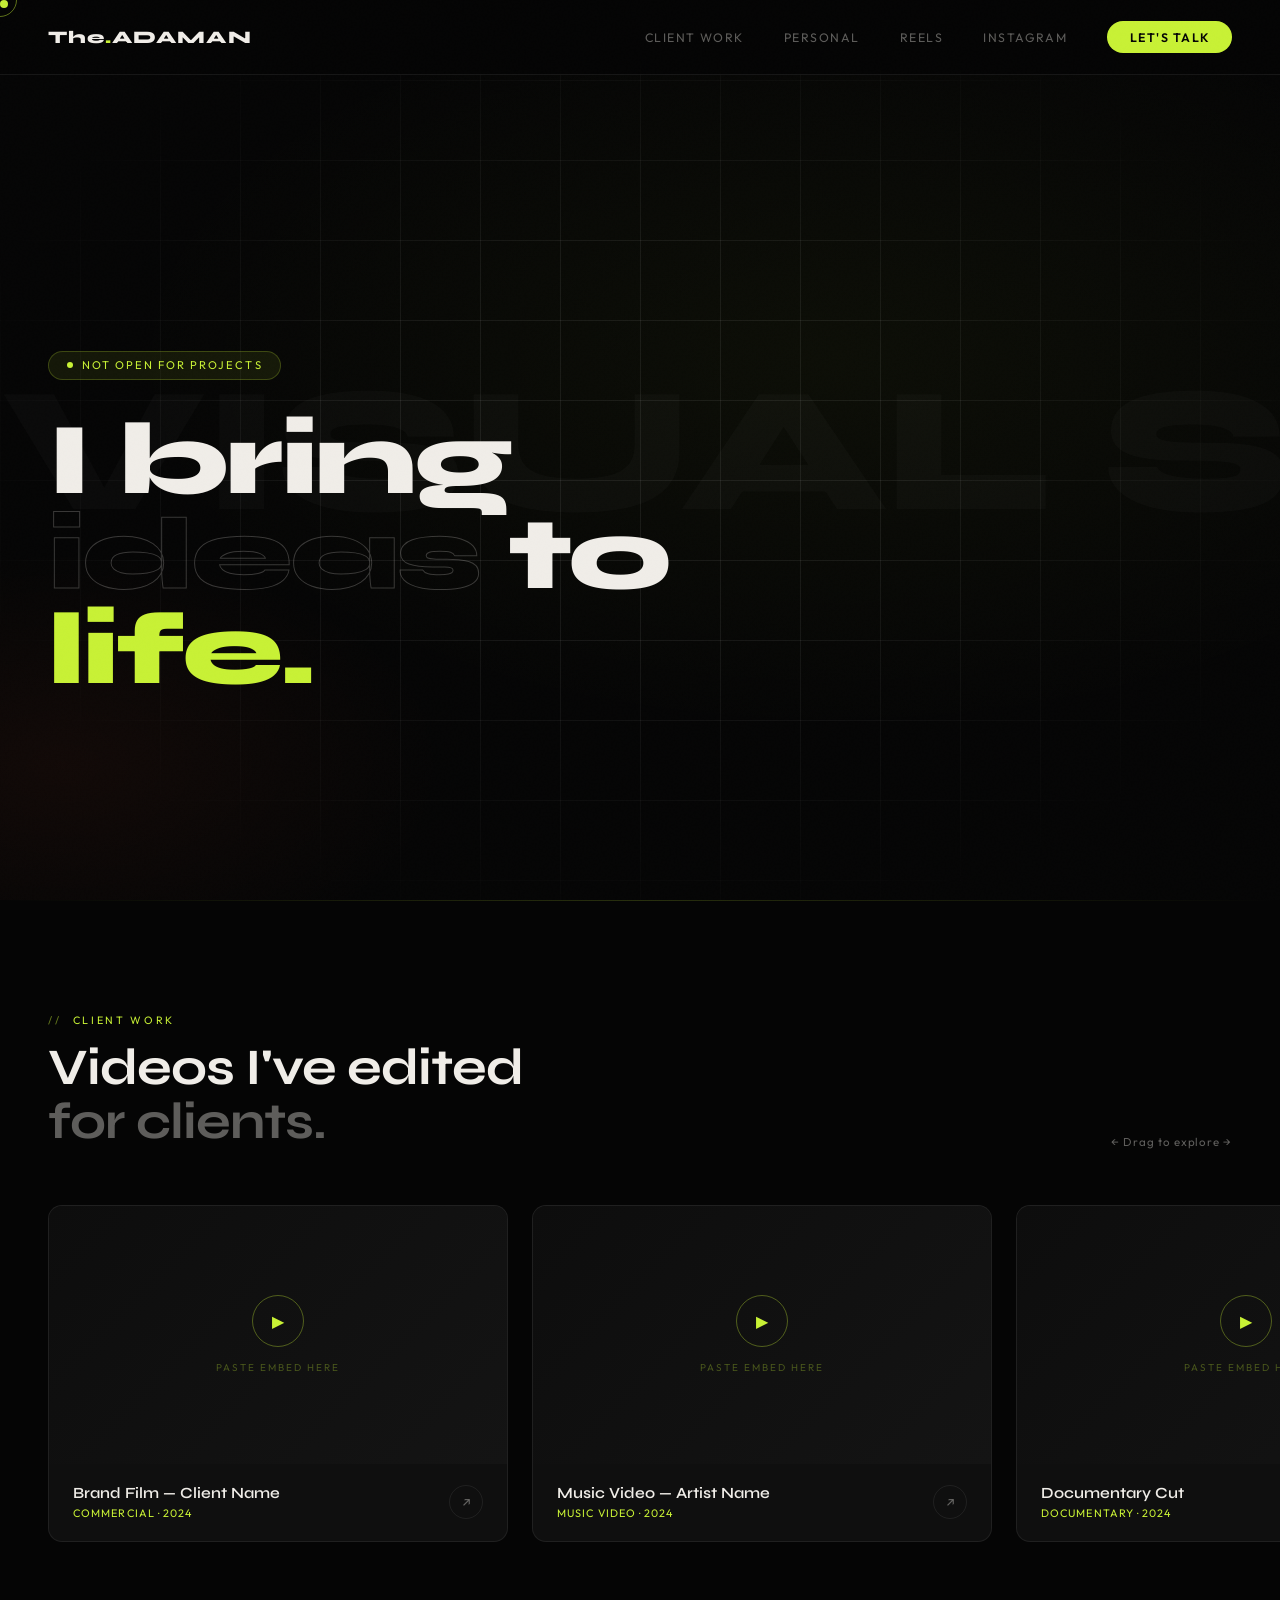
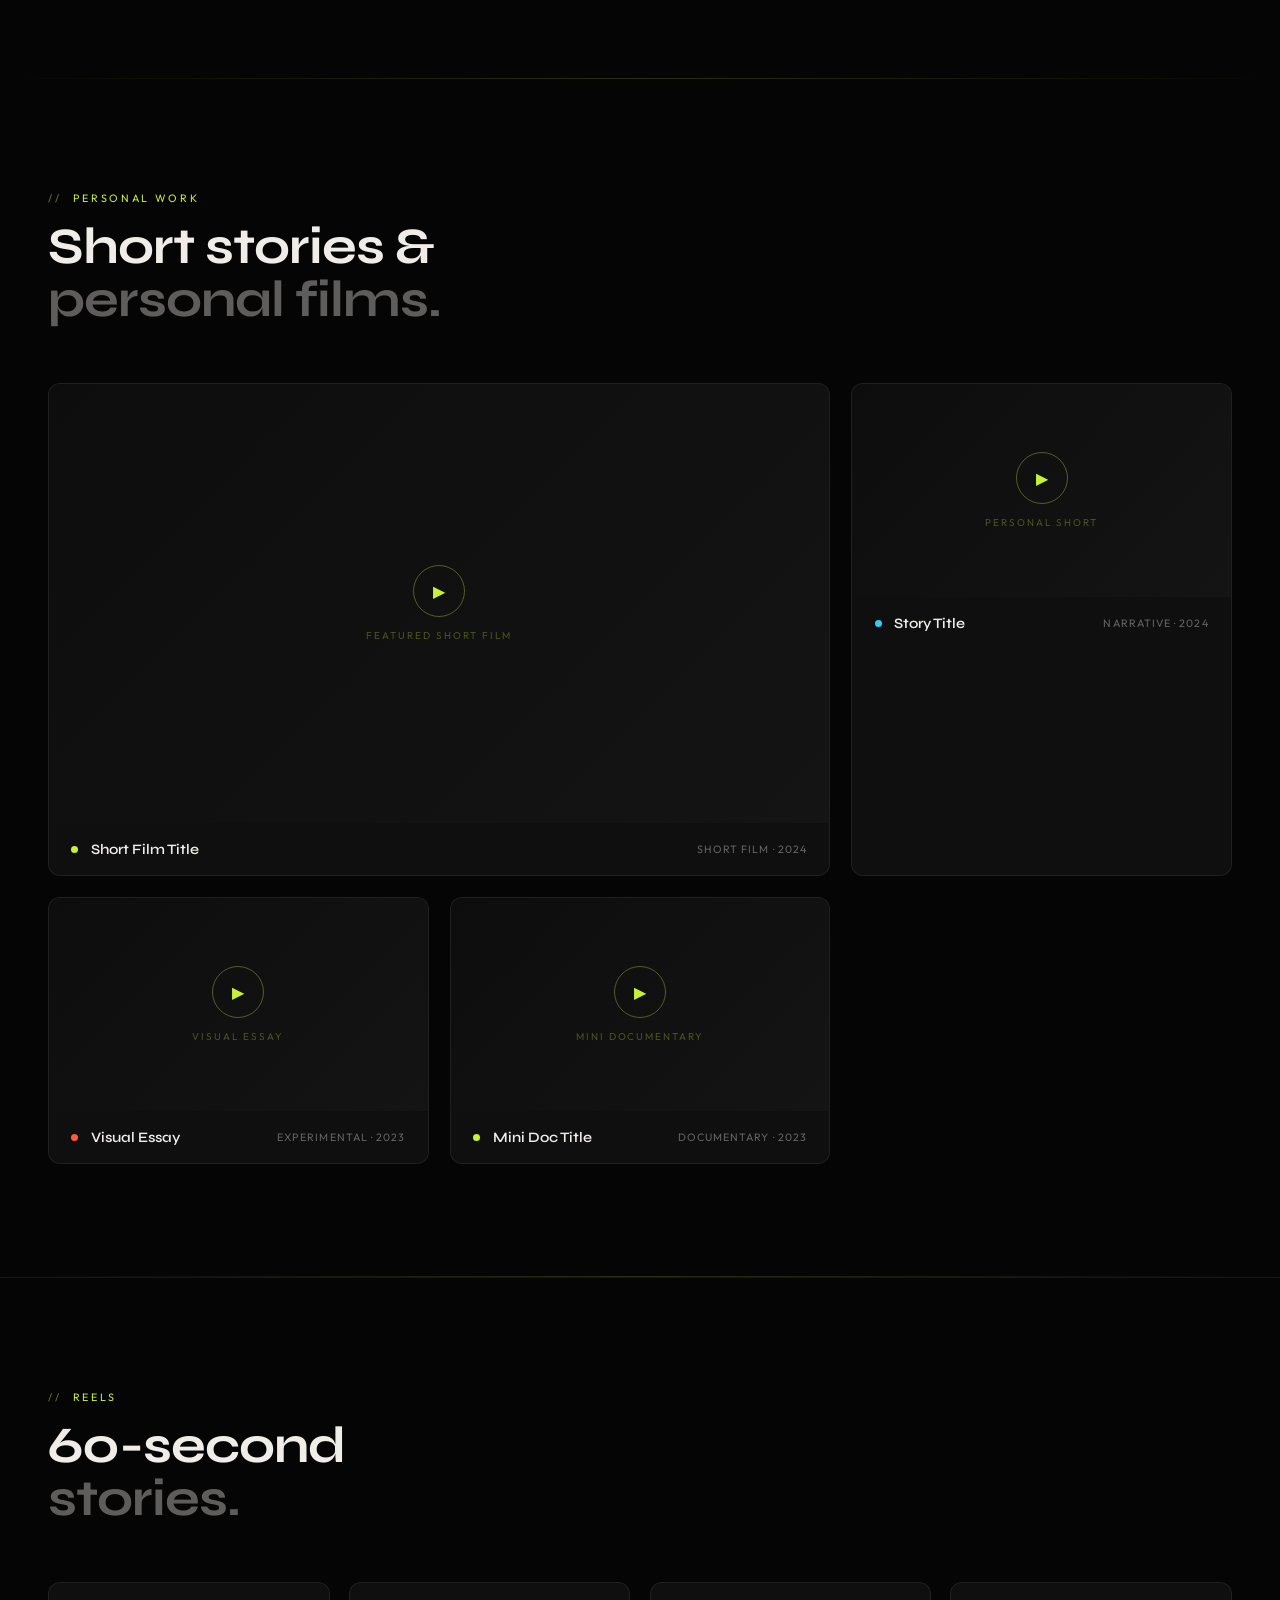
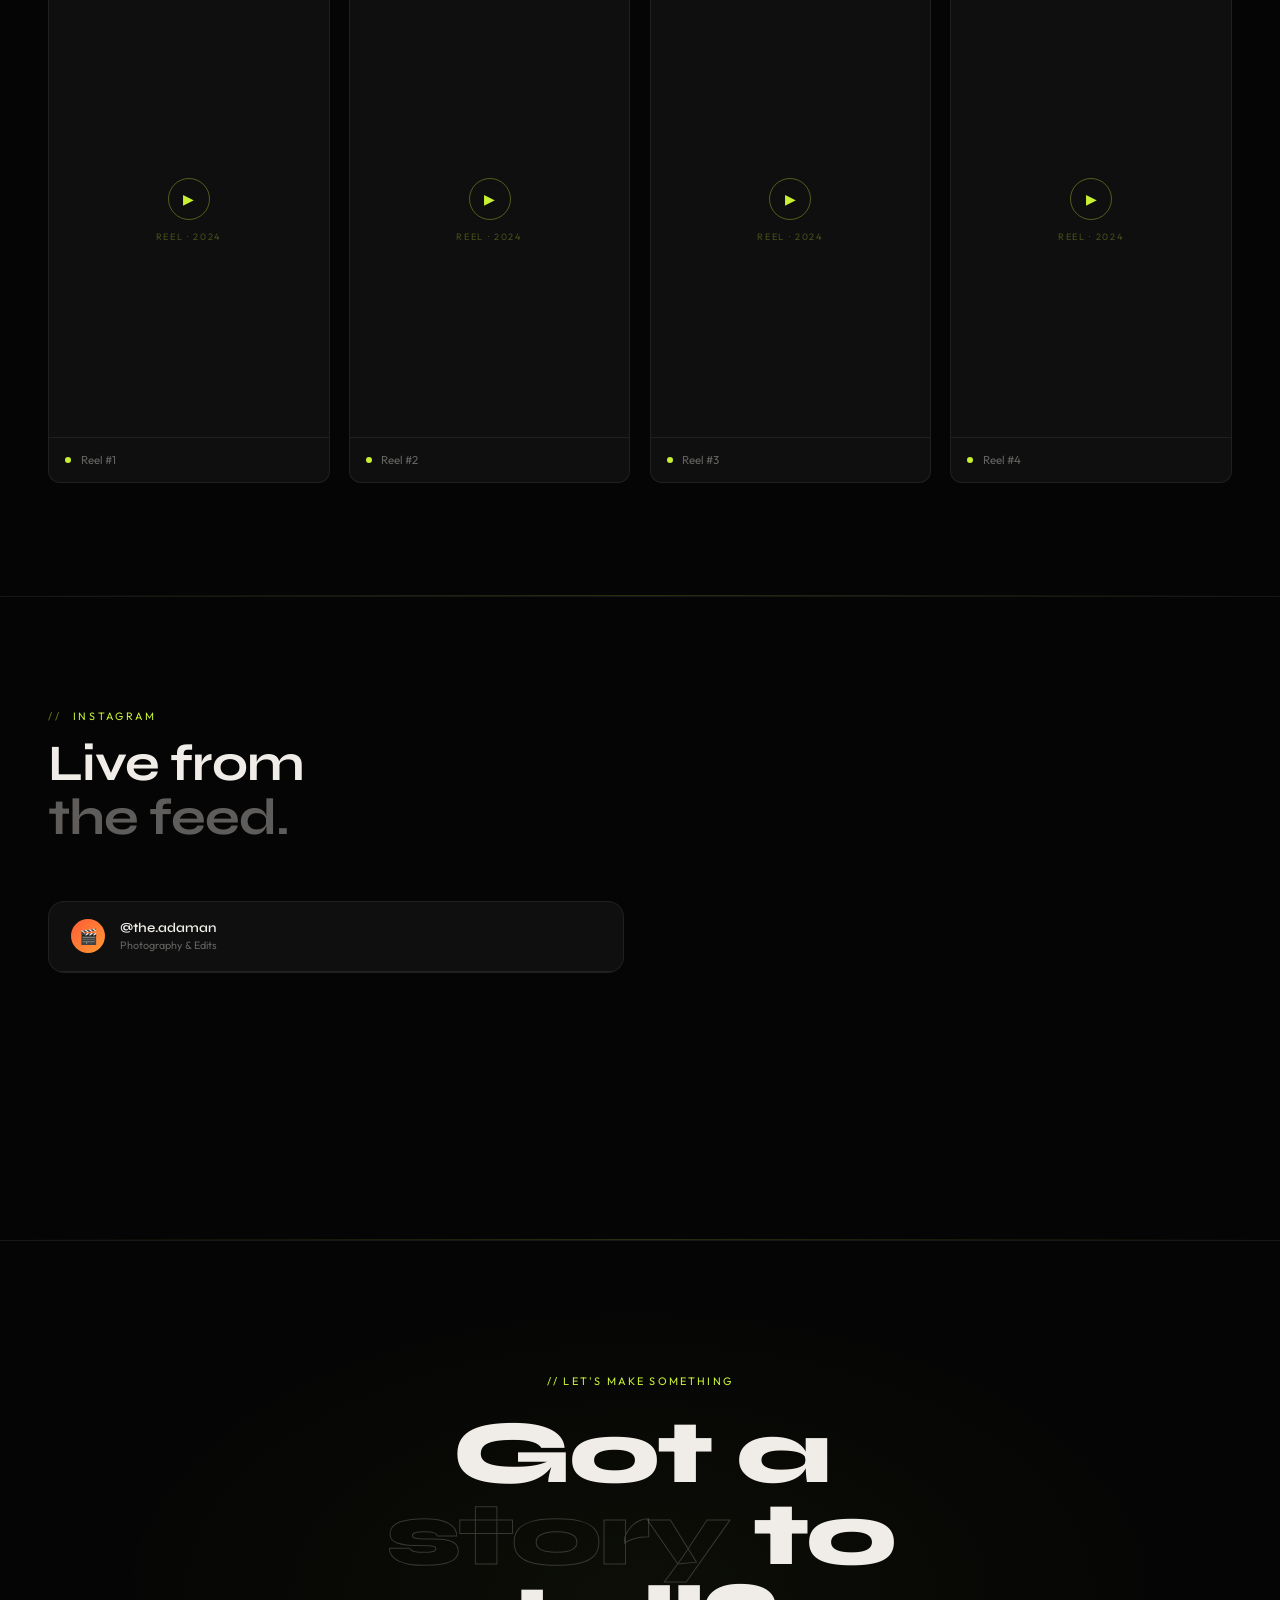
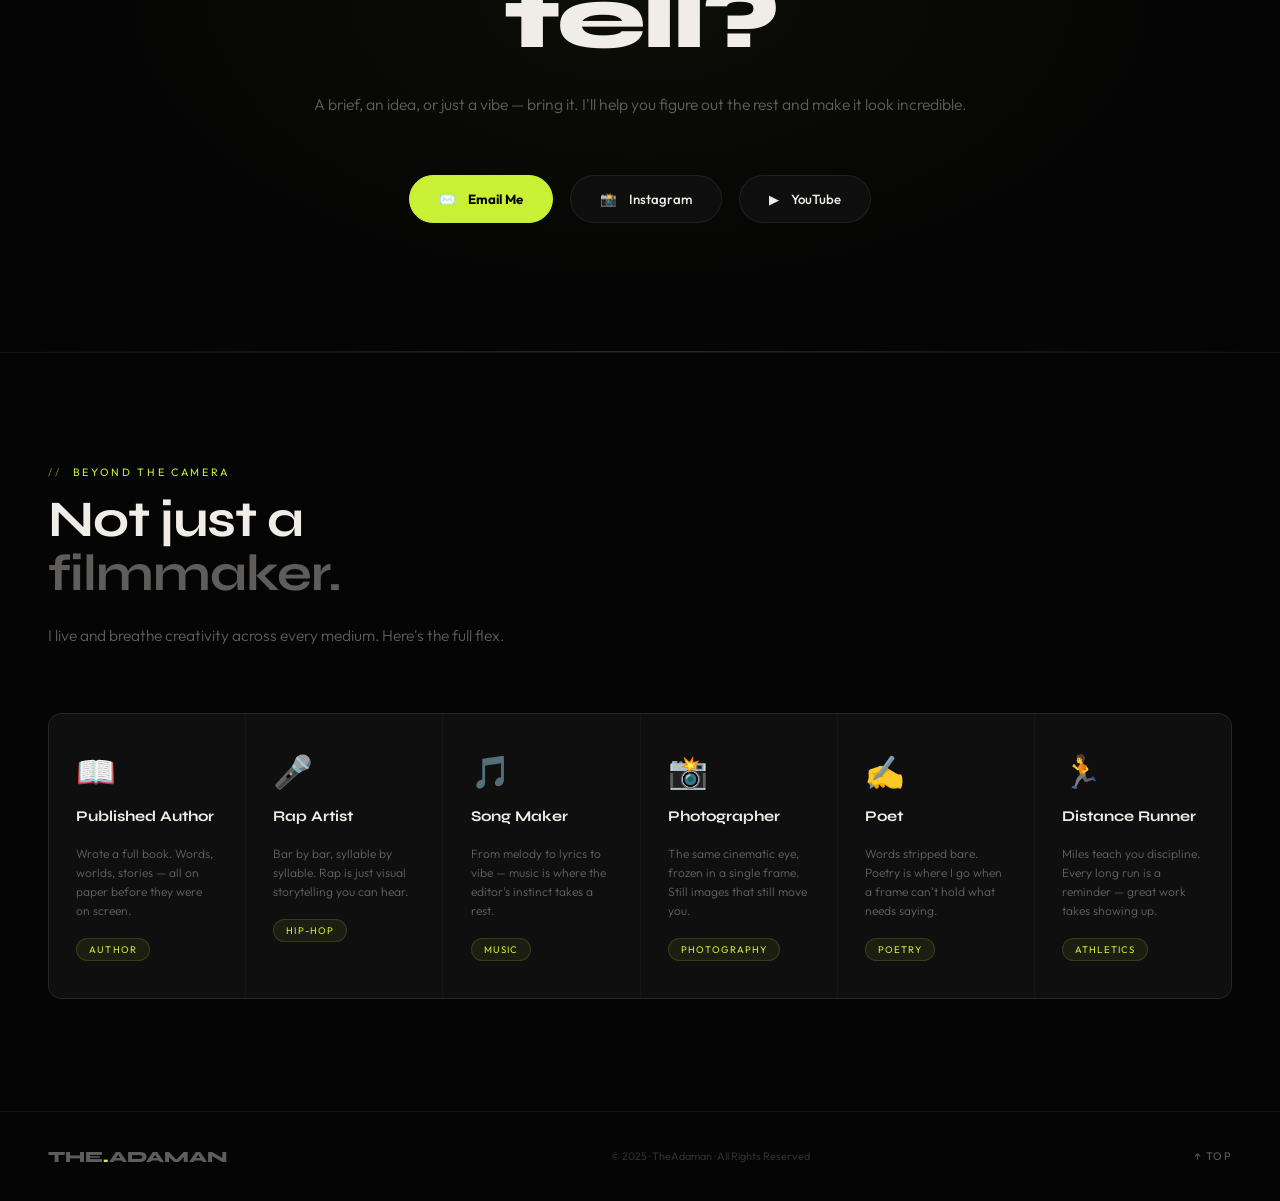
<file: portfolio.html>
<!DOCTYPE html>
<html lang="en">
<head>
<meta charset="UTF-8">
<meta name="viewport" content="width=device-width, initial-scale=1.0">
<title>TheAdaman — Portfolio</title>
<link href="https://fonts.googleapis.com/css2?family=Syne:wght@400;500;600;700;800&family=Outfit:wght@200;300;400;500&display=swap" rel="stylesheet">
<style>
* { margin: 0; padding: 0; box-sizing: border-box; }
html { scroll-behavior: smooth; }

:root {
  --bg: #050505;
  --surface: #0f0f0f;
  --border: rgba(255,255,255,0.07);
  --border-hi: rgba(255,255,255,0.15);
  --text: #f0ede8;
  --muted: rgba(240,237,232,0.38);
  --accent: #c8f135;
  --accent2: #ff5c35;
  --accent3: #35c8ff;
}

body {
  font-family: 'Outfit', sans-serif;
  background: var(--bg);
  color: var(--text);
  overflow-x: hidden;
  cursor: none;
}

/* CURSOR */
.cur { width: 8px; height: 8px; background: var(--accent); border-radius: 50%; position: fixed; pointer-events: none; z-index: 9999; transition: transform .18s; mix-blend-mode: exclusion; top:0;left:0; }
.cur-ring { width: 34px; height: 34px; border: 1px solid rgba(200,241,53,0.45); border-radius: 50%; position: fixed; pointer-events: none; z-index: 9998; top:0;left:0; transition: transform .5s cubic-bezier(.25,.46,.45,.94), opacity .3s; }
.cur.big { transform: scale(4); }
.cur-ring.big { transform: scale(.4); opacity: 0; }

/* NAV */
nav {
  position: fixed; top: 0; left: 0; right: 0; z-index: 500;
  display: flex; align-items: center; justify-content: space-between;
  padding: 1.3rem 3rem;
  background: rgba(5,5,5,0.75);
  backdrop-filter: blur(20px) saturate(1.5);
  border-bottom: 1px solid var(--border);
}
.nav-logo { font-family:'Syne',sans-serif; font-weight:800; font-size:1.1rem; letter-spacing:.06em; color:var(--text); text-decoration:none; }
.nav-logo .d { color:var(--accent); }
.nav-links { display:flex; gap:2.5rem; align-items:center; }
.nav-links a { font-size:.77rem; letter-spacing:.12em; text-transform:uppercase; color:var(--muted); text-decoration:none; transition:color .25s; }
.nav-links a:hover { color:var(--text); }
.nav-cta { background:var(--accent)!important; color:#050505!important; padding:.55rem 1.4rem; font-weight:600!important; border-radius:100px; }
.nav-cta:hover { opacity:.85!important; }

/* HERO */
.hero {
  min-height: 100vh; display:flex; flex-direction:column;
  justify-content:flex-end; padding: 80px 3rem 5rem;
  position:relative; overflow:hidden;
}
.hero-bg {
  position:absolute; inset:0; z-index:0;
  background: radial-gradient(ellipse 80% 60% at 65% 40%, rgba(200,241,53,0.04) 0%, transparent 70%),
              radial-gradient(ellipse 50% 40% at 5% 85%, rgba(255,92,53,0.05) 0%, transparent 60%), #050505;
}
.hero-grid {
  position:absolute; inset:0; z-index:0;
  background-image: linear-gradient(var(--border) 1px, transparent 1px), linear-gradient(90deg,var(--border) 1px,transparent 1px);
  background-size: 80px 80px;
  mask-image: radial-gradient(ellipse at center, black 30%, transparent 80%);
}
.hero-marquee {
  position:absolute; top:50%; left:0; right:0; transform:translateY(-50%);
  font-family:'Syne',sans-serif; font-size:clamp(5rem,14vw,14rem);
  font-weight:800; color:rgba(255,255,255,0.022); white-space:nowrap;
  letter-spacing:-.02em; z-index:0; user-select:none;
  animation: mq 22s linear infinite;
}
@keyframes mq { 0%{transform:translateY(-50%) translateX(0)} 100%{transform:translateY(-50%) translateX(-50%)} }

.hero-content { position:relative; z-index:2; max-width:1000px; }
.hero-tag {
  display:inline-flex; align-items:center; gap:.6rem;
  background:rgba(200,241,53,0.08); border:1px solid rgba(200,241,53,0.22);
  border-radius:100px; padding:.42rem 1.1rem; font-size:.7rem;
  letter-spacing:.18em; text-transform:uppercase; color:var(--accent); margin-bottom:2rem;
}
.hero-dot { width:6px;height:6px;background:var(--accent);border-radius:50%;animation:blink 1.6s ease-in-out infinite; }
@keyframes blink{0%,100%{opacity:1}50%{opacity:0}}
.hero-h1 {
  font-family:'Syne',sans-serif;
  font-size:clamp(3.5rem,8vw,9rem); font-weight:800;
  line-height:.93; letter-spacing:-.03em; margin-bottom:2.5rem;
}
.hero-h1 .outline { -webkit-text-stroke:1px rgba(240,237,232,0.22); color:transparent; }
.hero-h1 .acc { color:var(--accent); }
.hero-bottom { display:flex; align-items:flex-end; justify-content:space-between; gap:3rem; flex-wrap:wrap; }
.hero-desc { font-size:.98rem; color:var(--muted); line-height:1.75; font-weight:300; max-width:380px; }
.hero-desc em { color:var(--text); font-style:normal; }
.hero-scroll { display:flex; flex-direction:column; align-items:center; gap:.7rem; font-size:.65rem; letter-spacing:.2em; text-transform:uppercase; color:var(--muted); }
.scroll-line { width:1px;height:55px;background:linear-gradient(to bottom,var(--accent),transparent);animation:sp 2s ease-in-out infinite; }
@keyframes sp{0%,100%{opacity:1;transform:scaleY(1)}50%{opacity:.4;transform:scaleY(.5)}}

/* GLOW DIVIDER */
.gdiv { width:100%;height:1px;background:linear-gradient(90deg,transparent,var(--accent),transparent);opacity:.18; }

/* SECTION LABELS */
.sec-label { font-size:.67rem;letter-spacing:.25em;text-transform:uppercase;color:var(--accent);margin-bottom:.9rem;display:flex;align-items:center;gap:.7rem; }
.sec-label::before { content:'//';opacity:.5; }
.sec-h2 { font-family:'Syne',sans-serif; font-size:clamp(2rem,4vw,3.6rem); font-weight:700; line-height:1.05; letter-spacing:-.02em; }
.sec-h2 .dim { color:var(--muted); }

/* REVEAL */
.rv { opacity:0; transform:translateY(38px); transition:opacity .9s cubic-bezier(.16,1,.3,1),transform .9s cubic-bezier(.16,1,.3,1); }
.rv.in { opacity:1;transform:none; }
.d1{transition-delay:.08s}.d2{transition-delay:.18s}.d3{transition-delay:.28s}
.d4{transition-delay:.38s}.d5{transition-delay:.48s}.d6{transition-delay:.58s}

/* ==================== CLIENT WORKS ==================== */
.client-sec { padding:7rem 0; }
.client-head { padding:0 3rem; margin-bottom:2.5rem; display:flex; align-items:flex-end; justify-content:space-between; }
.drag-hint-txt { font-size:.72rem; color:var(--muted); letter-spacing:.08em; }

.h-wrap { overflow:hidden; padding:1rem 0 1.5rem; position:relative; }
.h-track {
  display:flex; gap:1.5rem; padding:0 3rem;
  width:max-content;
  transition:transform .05s linear;
  user-select:none;
}

.cc {
  flex-shrink:0; width:460px; border-radius:14px; overflow:hidden;
  background:var(--surface); border:1px solid var(--border);
  transition:border-color .3s,transform .35s;
}
.cc:hover { border-color:var(--border-hi); transform:translateY(-6px); }
.cc-vid { width:100%;aspect-ratio:16/9;background:#0c0c0c;position:relative;overflow:hidden; }
.cc-vid iframe { width:100%;height:100%;border:none;display:block; }
.cc-ph {
  width:100%;height:100%;
  display:flex;flex-direction:column;align-items:center;justify-content:center;gap:.9rem;
  background:linear-gradient(135deg,#0d0d0d,#141414);
}
.pcircle {
  width:52px;height:52px;border:1.5px solid rgba(200,241,53,0.35);border-radius:50%;
  display:flex;align-items:center;justify-content:center;color:var(--accent);font-size:1rem;
  transition:all .3s;
}
.cc:hover .pcircle { background:var(--accent);color:#050505;border-color:var(--accent); }
.cc-ph-label { font-size:.62rem;letter-spacing:.2em;text-transform:uppercase;color:rgba(200,241,53,0.3); }
.cc-info { padding:1.3rem 1.5rem;display:flex;align-items:center;justify-content:space-between; }
.cc-title { font-family:'Syne',sans-serif;font-size:.97rem;font-weight:600; }
.cc-type { font-size:.68rem;letter-spacing:.1em;text-transform:uppercase;color:var(--accent);margin-top:.25rem; }
.cc-arrow { width:34px;height:34px;border:1px solid var(--border);border-radius:50%;display:flex;align-items:center;justify-content:center;font-size:.85rem;color:var(--muted);transition:all .3s; }
.cc:hover .cc-arrow { border-color:var(--accent);color:var(--accent); }

/* ==================== PERSONAL WORKS ==================== */
.personal-sec { padding:7rem 3rem; }
.personal-grid { display:grid; grid-template-columns:repeat(3,1fr); gap:1.3rem; margin-top:3.5rem; }
.personal-grid .pc:first-child { grid-column:span 2; }
.pc { border-radius:12px;overflow:hidden;background:var(--surface);border:1px solid var(--border);transition:border-color .3s,transform .3s; }
.pc:hover { border-color:var(--border-hi);transform:translateY(-5px); }
.pc-vid { width:100%;aspect-ratio:16/9;background:#0c0c0c;overflow:hidden; }
.pc-vid iframe { width:100%;height:100%;border:none;display:block; }
.pc-ph { width:100%;height:100%;display:flex;flex-direction:column;align-items:center;justify-content:center;gap:.8rem;background:linear-gradient(135deg,#0d0d0d,#141414); }
.pc-foot { padding:1.1rem 1.4rem;display:flex;align-items:center;gap:.8rem; }
.pc-dot { width:7px;height:7px;border-radius:50%;flex-shrink:0; }
.pc-title { font-family:'Syne',sans-serif;font-size:.9rem;font-weight:600; }
.pc-sub { font-size:.67rem;letter-spacing:.1em;text-transform:uppercase;color:var(--muted);margin-left:auto; }

/* ==================== REELS ==================== */
.reels-sec { padding:7rem 3rem;border-top:1px solid var(--border); }
.reels-grid { display:grid;grid-template-columns:repeat(4,1fr);gap:1.2rem;margin-top:3.5rem; }
.rc {
  border-radius:12px;overflow:hidden;background:var(--surface);border:1px solid var(--border);
  aspect-ratio:9/16;display:flex;flex-direction:column;
  transition:border-color .3s,transform .3s;
}
.rc:hover { border-color:var(--accent);transform:scale(1.03); }
.rc-vid { flex:1;position:relative;overflow:hidden; }
.rc-vid iframe { width:100%;height:100%;border:none;display:block; }
.rc-ph { width:100%;height:100%;display:flex;flex-direction:column;align-items:center;justify-content:center;gap:.7rem; }
.rc-ph-label { font-size:.58rem;letter-spacing:.18em;text-transform:uppercase;color:rgba(200,241,53,0.28); }
.rc-foot { padding:.9rem 1rem;display:flex;align-items:center;gap:.6rem;border-top:1px solid var(--border); }
.rc-dot { width:6px;height:6px;background:var(--accent);border-radius:50%;flex-shrink:0; }
.rc-label { font-size:.72rem;color:var(--muted); }

/* ==================== INSTAGRAM ==================== */
.insta-sec { padding:7rem 3rem;border-top:1px solid var(--border); }
.insta-wrap { display:grid;grid-template-columns:1fr 1fr;gap:2rem;margin-top:3.5rem; }
.ic { border-radius:16px;overflow:hidden;border:1px solid var(--border);background:var(--surface);display:flex;flex-direction:column; }
.ic-head { padding:1.1rem 1.4rem;display:flex;align-items:center;gap:.9rem;border-bottom:1px solid var(--border); }
.ic-av { width:34px;height:34px;border-radius:50%;display:flex;align-items:center;justify-content:center;font-size:.95rem;flex-shrink:0; }
.ic-handle { font-family:'Syne',sans-serif;font-size:.83rem;font-weight:600; }
.ic-sub { font-size:.67rem;color:var(--muted);margin-top:.1rem; }
.ic-body { flex:1;min-height:420px;display:flex;flex-direction:column; }
.ic-body iframe { width:100%;height:100%;min-height:420px;border:none;display:block; }
.ic-ph { flex:1;display:flex;flex-direction:column;align-items:center;justify-content:center;gap:1.2rem;padding:2.5rem;text-align:center; }
.ic-ph-icon { font-size:2.8rem;opacity:.25; }
.ic-ph-note { font-size:.78rem;color:var(--muted);line-height:1.65;max-width:260px; }
.ic-ph-code { display:inline-block;margin-top:.7rem;padding:.4rem .9rem;background:rgba(255,255,255,.04);border:1px solid var(--border);border-radius:6px;font-size:.72rem;color:var(--accent);font-family:monospace; }

/* ==================== CONTACT ==================== */
.contact-sec { padding:8rem 3rem;border-top:1px solid var(--border);position:relative;overflow:hidden; }
.contact-glow { position:absolute;inset:0;background:radial-gradient(ellipse 60% 60% at 50% 50%,rgba(200,241,53,0.04),transparent 70%);z-index:0; }
.contact-inner { position:relative;z-index:2;text-align:center;max-width:760px;margin:0 auto; }
.contact-tag { display:inline-flex;gap:.5rem;align-items:center;font-size:.68rem;letter-spacing:.2em;text-transform:uppercase;color:var(--accent);margin-bottom:1.5rem; }
.contact-h { font-family:'Syne',sans-serif;font-size:clamp(3rem,7vw,7rem);font-weight:800;line-height:.92;letter-spacing:-.03em;margin-bottom:2rem; }
.contact-h .outline { -webkit-text-stroke:1px rgba(240,237,232,.2);color:transparent; }
.contact-sub { color:var(--muted);font-size:.98rem;line-height:1.75;margin-bottom:3.5rem;font-weight:300; }
.ch-btns { display:flex;gap:1.1rem;justify-content:center;flex-wrap:wrap; }
.chb { display:flex;align-items:center;gap:.75rem;padding:.95rem 1.8rem;border-radius:100px;text-decoration:none;font-size:.83rem;font-weight:500;transition:all .3s;border:1px solid var(--border);color:var(--text);background:var(--surface); }
.chb:hover { border-color:var(--border-hi);transform:translateY(-3px); }
.chb.prim { background:var(--accent);color:#050505;border-color:var(--accent);font-weight:700; }
.chb.prim:hover { box-shadow:0 0 40px rgba(200,241,53,0.25);transform:translateY(-3px); }

/* ==================== SKILLS ==================== */
.skills-sec { padding:7rem 3rem;border-top:1px solid var(--border); }
.skills-intro { color:var(--muted);font-size:.97rem;line-height:1.75;max-width:480px;margin-top:1.3rem;font-weight:300; }
.skills-grid { display:grid;grid-template-columns:repeat(6,1fr);gap:1px;background:var(--border);border:1px solid var(--border);border-radius:14px;overflow:hidden;margin-top:4rem; }
.sb { background:var(--surface);padding:2.3rem 1.7rem;display:flex;flex-direction:column;gap:1.1rem;position:relative;overflow:hidden;transition:background .3s; }
.sb:hover { background:#161616; }
.sb-glow { position:absolute;inset:0;background:radial-gradient(ellipse at top left,rgba(200,241,53,0.05),transparent 55%);opacity:0;transition:opacity .4s; }
.sb:hover .sb-glow { opacity:1; }
.sb-emoji { font-size:2rem; }
.sb-name { font-family:'Syne',sans-serif;font-size:.93rem;font-weight:700;line-height:1.2; }
.sb-desc { font-size:.75rem;color:var(--muted);line-height:1.6;font-weight:300; }
.sb-badge { align-self:flex-start;padding:.28rem .75rem;background:rgba(200,241,53,0.07);border:1px solid rgba(200,241,53,0.15);border-radius:100px;font-size:.6rem;letter-spacing:.12em;text-transform:uppercase;color:var(--accent); }

/* FOOTER */
footer { border-top:1px solid var(--border);padding:2.2rem 3rem;display:flex;align-items:center;justify-content:space-between;flex-wrap:wrap;gap:1.5rem; }
.f-logo { font-family:'Syne',sans-serif;font-weight:800;font-size:.98rem;color:var(--muted); }
.f-logo span{color:var(--accent);}
.f-copy { font-size:.68rem;color:rgba(240,237,232,.18); }
.f-top { font-size:.68rem;letter-spacing:.12em;text-transform:uppercase;color:var(--muted);text-decoration:none;transition:color .25s; }
.f-top:hover{color:var(--accent);}

/* Noise overlay */
body::after {
  content:'';position:fixed;inset:0;
  background-image:url("data:image/svg+xml,%3Csvg viewBox='0 0 512 512' xmlns='http://www.w3.org/2000/svg'%3E%3Cfilter id='n'%3E%3CfeTurbulence type='fractalNoise' baseFrequency='0.85' numOctaves='4' stitchTiles='stitch'/%3E%3C/filter%3E%3Crect width='100%25' height='100%25' filter='url(%23n)' opacity='0.035'/%3E%3C/svg%3E");
  pointer-events:none;z-index:9997;opacity:.4;
}
::-webkit-scrollbar{width:3px;}
::-webkit-scrollbar-track{background:var(--bg);}
::-webkit-scrollbar-thumb{background:var(--accent);}

/* MOBILE */
@media(max-width:900px){
  nav{padding:1.1rem 1.5rem;}
  .nav-links{gap:1.2rem;}
  .hero,.personal-sec,.reels-sec,.insta-sec,.contact-sec,.skills-sec{padding-left:1.5rem;padding-right:1.5rem;}
  .client-head{padding:0 1.5rem;}
  .h-track{padding:0 1.5rem;}
  .cc{width:310px;}
  .personal-grid{grid-template-columns:1fr;}
  .personal-grid .pc:first-child{grid-column:span 1;}
  .reels-grid{grid-template-columns:repeat(2,1fr);}
  .insta-wrap{grid-template-columns:1fr;}
  .skills-grid{grid-template-columns:repeat(2,1fr);}
  footer{padding:2rem 1.5rem;}
}
</style>
</head>
<body>

<div class="cur" id="cur"></div>
<div class="cur-ring" id="curRing"></div>

<!-- NAV -->
<nav>
  <a href="#" class="nav-logo">The<span class="d">.</span>ADAMAN</a>
  <div class="nav-links">
    <a href="#client-works">Client Work</a>
    <a href="#personal">Personal</a>
    <a href="#reels">Reels</a>
    <a href="#instagram">Instagram</a>
    <a href="#contact" class="nav-cta">Let's Talk</a>
  </div>
</nav>

<!-- ===== HERO ===== -->
<section class="hero">
  <div class="hero-bg"></div>
  <div class="hero-grid"></div>
  <div class="hero-marquee">VISUAL STORYTELLER · CINEMATOGRAPHER · VIDEO EDITOR · VISUAL STORYTELLER · CINEMATOGRAPHER · VIDEO EDITOR ·&nbsp;</div>

  <div class="hero-content">
    <div class="hero-tag rv">
      <div class="hero-dot"></div>
      NOT Open for Projects 
    </div>
    <h1 class="hero-h1 rv d1">
      I bring<br>
      <span class="outline">ideas</span> to<br>
      <span class="acc">life.</span>
    </h1>
  </div>

  <div class="hero-bottom rv d2">
    <p class="hero-desc">
      Video editor. Cinematographer. <em>Visual storyteller.</em><br>
      I don't just cut footage — I build worlds, frame by frame, emotion by emotion.
    </p>
    <div class="hero-scroll">
      <div class="scroll-line"></div>
      Scroll
    </div>
  </div>
</section>

<div class="gdiv"></div>

<!-- ===== CLIENT WORKS — HORIZONTAL SCROLL ===== -->
<section class="client-sec" id="client-works">
  <div class="client-head rv">
    <div>
      <div class="sec-label">Client Work</div>
      <h2 class="sec-h2">Videos I've edited<br><span class="dim">for clients.</span></h2>
    </div>
    <div class="drag-hint-txt">← Drag to explore →</div>
  </div>

  <div class="h-wrap" id="hWrap">
    <div class="h-track" id="hTrack">

      <!-- CLIENT 1 — Replace placeholder div with your iframe embed -->
      <div class="cc">
        <div class="cc-vid">
          <!--
            HOW TO ADD YOUR VIDEO:
            Delete the <div class="cc-ph">...</div> block below
            and replace with:
            <iframe src="https://www.youtube.com/embed/YOUR_VIDEO_ID" allowfullscreen></iframe>
            OR for Vimeo:
            <iframe src="https://player.vimeo.com/video/YOUR_VIDEO_ID" allowfullscreen></iframe>
          -->
          <div class="cc-ph">
            <div class="pcircle">▶</div>
            <div class="cc-ph-label">Paste embed here</div>
          </div>
        </div>
        <div class="cc-info">
          <div>
            <div class="cc-title">Brand Film — Client Name</div>
            <div class="cc-type">Commercial · 2024</div>
          </div>
          <div class="cc-arrow">↗</div>
        </div>
      </div>

      <!-- CLIENT 2 -->
      <div class="cc">
        <div class="cc-vid">
          <!-- <iframe src="https://www.youtube.com/embed/VIDEO_ID" allowfullscreen></iframe> -->
          <div class="cc-ph">
            <div class="pcircle">▶</div>
            <div class="cc-ph-label">Paste embed here</div>
          </div>
        </div>
        <div class="cc-info">
          <div>
            <div class="cc-title">Music Video — Artist Name</div>
            <div class="cc-type">Music Video · 2024</div>
          </div>
          <div class="cc-arrow">↗</div>
        </div>
      </div>

      <!-- CLIENT 3 -->
      <div class="cc">
        <div class="cc-vid">
          <!-- <iframe src="https://player.vimeo.com/video/VIDEO_ID" allowfullscreen></iframe> -->
          <div class="cc-ph">
            <div class="pcircle">▶</div>
            <div class="cc-ph-label">Paste embed here</div>
          </div>
        </div>
        <div class="cc-info">
          <div>
            <div class="cc-title">Documentary Cut</div>
            <div class="cc-type">Documentary · 2024</div>
          </div>
          <div class="cc-arrow">↗</div>
        </div>
      </div>

      <!-- CLIENT 4 -->
      <div class="cc">
        <div class="cc-vid">
          <!-- <iframe src="https://www.youtube.com/embed/VIDEO_ID" allowfullscreen></iframe> -->
          <div class="cc-ph">
            <div class="pcircle">▶</div>
            <div class="cc-ph-label">Paste embed here</div>
          </div>
        </div>
        <div class="cc-info">
          <div>
            <div class="cc-title">Event Highlights</div>
            <div class="cc-type">Event Film · 2023</div>
          </div>
          <div class="cc-arrow">↗</div>
        </div>
      </div>

      <!-- CLIENT 5 -->
      <div class="cc">
        <div class="cc-vid">
          <!-- <iframe src="https://www.youtube.com/embed/VIDEO_ID" allowfullscreen></iframe> -->
          <div class="cc-ph">
            <div class="pcircle">▶</div>
            <div class="cc-ph-label">Paste embed here</div>
          </div>
        </div>
        <div class="cc-info">
          <div>
            <div class="cc-title">Short Ad — Brand</div>
            <div class="cc-type">Ad Film · 2023</div>
          </div>
          <div class="cc-arrow">↗</div>
        </div>
      </div>

      <!-- CLIENT 6 — add more by duplicating a .cc block -->
      <div class="cc">
        <div class="cc-vid">
          <!-- <iframe src="https://www.youtube.com/embed/VIDEO_ID" allowfullscreen></iframe> -->
          <div class="cc-ph">
            <div class="pcircle">▶</div>
            <div class="cc-ph-label">Paste embed here</div>
          </div>
        </div>
        <div class="cc-info">
          <div>
            <div class="cc-title">Corporate Video</div>
            <div class="cc-type">Corporate · 2023</div>
          </div>
          <div class="cc-arrow">↗</div>
        </div>
      </div>

    </div>
  </div>
</section>

<div class="gdiv"></div>

<!-- ===== PERSONAL WORKS ===== -->
<section class="personal-sec" id="personal">
  <div class="sec-label rv">Personal Work</div>
  <h2 class="sec-h2 rv d1">Short stories &amp;<br><span class="dim">personal films.</span></h2>

  <div class="personal-grid">

    <div class="pc rv d1">
      <div class="pc-vid">
        <!-- <iframe src="https://www.youtube.com/embed/VIDEO_ID" allowfullscreen></iframe> -->
        <div class="pc-ph">
          <div class="pcircle">▶</div>
          <div class="cc-ph-label">Featured Short Film</div>
        </div>
      </div>
      <div class="pc-foot">
        <div class="pc-dot" style="background:var(--accent)"></div>
        <div class="pc-title">Short Film Title</div>
        <div class="pc-sub">Short Film · 2024</div>
      </div>
    </div>

    <div class="pc rv d2">
      <div class="pc-vid">
        <!-- <iframe src="https://www.youtube.com/embed/VIDEO_ID" allowfullscreen></iframe> -->
        <div class="pc-ph">
          <div class="pcircle">▶</div>
          <div class="cc-ph-label">Personal Short</div>
        </div>
      </div>
      <div class="pc-foot">
        <div class="pc-dot" style="background:var(--accent3)"></div>
        <div class="pc-title">Story Title</div>
        <div class="pc-sub">Narrative · 2024</div>
      </div>
    </div>

    <div class="pc rv d1">
      <div class="pc-vid">
        <!-- <iframe src="https://www.youtube.com/embed/VIDEO_ID" allowfullscreen></iframe> -->
        <div class="pc-ph">
          <div class="pcircle">▶</div>
          <div class="cc-ph-label">Visual Essay</div>
        </div>
      </div>
      <div class="pc-foot">
        <div class="pc-dot" style="background:var(--accent2)"></div>
        <div class="pc-title">Visual Essay</div>
        <div class="pc-sub">Experimental · 2023</div>
      </div>
    </div>

    <div class="pc rv d2">
      <div class="pc-vid">
        <!-- <iframe src="https://www.youtube.com/embed/VIDEO_ID" allowfullscreen></iframe> -->
        <div class="pc-ph">
          <div class="pcircle">▶</div>
          <div class="cc-ph-label">Mini Documentary</div>
        </div>
      </div>
      <div class="pc-foot">
        <div class="pc-dot" style="background:var(--accent)"></div>
        <div class="pc-title">Mini Doc Title</div>
        <div class="pc-sub">Documentary · 2023</div>
      </div>
    </div>

  </div>
</section>

<div class="gdiv"></div>

<!-- ===== REELS ===== -->
<section class="reels-sec" id="reels">
  <div class="sec-label rv">Reels</div>
  <h2 class="sec-h2 rv d1">60-second<br><span class="dim">stories.</span></h2>

  <div class="reels-grid">

    <div class="rc rv d1">
      <div class="rc-vid">
        <!-- Paste a vertical YouTube Shorts / Vimeo reel embed:
        <iframe src="https://www.youtube.com/embed/VIDEO_ID" allowfullscreen></iframe> -->
        <div class="rc-ph">
          <div class="pcircle" style="width:42px;height:42px;font-size:.85rem;">▶</div>
          <div class="rc-ph-label">Reel · 2024</div>
        </div>
      </div>
      <div class="rc-foot"><div class="rc-dot"></div><span class="rc-label">Reel #1</span></div>
    </div>

    <div class="rc rv d2">
      <div class="rc-vid">
        <!-- <iframe src="https://www.youtube.com/embed/VIDEO_ID" allowfullscreen></iframe> -->
        <div class="rc-ph">
          <div class="pcircle" style="width:42px;height:42px;font-size:.85rem;">▶</div>
          <div class="rc-ph-label">Reel · 2024</div>
        </div>
      </div>
      <div class="rc-foot"><div class="rc-dot"></div><span class="rc-label">Reel #2</span></div>
    </div>

    <div class="rc rv d3">
      <div class="rc-vid">
        <!-- <iframe src="https://www.youtube.com/embed/VIDEO_ID" allowfullscreen></iframe> -->
        <div class="rc-ph">
          <div class="pcircle" style="width:42px;height:42px;font-size:.85rem;">▶</div>
          <div class="rc-ph-label">Reel · 2024</div>
        </div>
      </div>
      <div class="rc-foot"><div class="rc-dot"></div><span class="rc-label">Reel #3</span></div>
    </div>

    <div class="rc rv d4">
      <div class="rc-vid">
        <!-- <iframe src="https://www.youtube.com/embed/VIDEO_ID" allowfullscreen></iframe> -->
        <div class="rc-ph">
          <div class="pcircle" style="width:42px;height:42px;font-size:.85rem;">▶</div>
          <div class="rc-ph-label">Reel · 2024</div>
        </div>
      </div>
      <div class="rc-foot"><div class="rc-dot"></div><span class="rc-label">Reel #4</span></div>
    </div>

  </div>
</section>

<div class="gdiv"></div>

<!-- ===== INSTAGRAM ===== -->
<section class="insta-sec" id="instagram">
  <div class="sec-label rv">Instagram</div>
  <h2 class="sec-h2 rv d1">Live from<br><span class="dim">the feed.</span></h2>

  <div class="insta-wrap">

    <!-- INSTAGRAM EMBED 1 -->
    <div class="ic rv d1">
      <div class="ic-head">
        <div class="ic-av" style="background:linear-gradient(135deg,#ff5c35,#ff9a35)">🎬</div>
        <div>
          <div class="ic-handle">@the.adaman</div>
          <div class="ic-sub">Photography &amp; Edits</div>
        </div>
      </div>
      
    </div>

    
  </div>
 <!-- LightWidget WIDGET --><script src="https://cdn.lightwidget.com/widgets/lightwidget.js"></script><iframe src="//lightwidget.com/widgets/cc4f65bf678e5978a646f26427de2cf4.html" scrolling="no" allowtransparency="true" class="lightwidget-widget" style="width:100%;border:0;overflow:hidden;"></iframe>
</section>

<div class="gdiv"></div>

<!-- ===== CONTACT ===== -->
<section class="contact-sec" id="contact">
  <div class="contact-glow"></div>
  <div class="contact-inner">
    <div class="contact-tag rv">// Let's make something</div>
    <h2 class="contact-h rv d1">
      Got a<br>
      <span class="outline">story</span> to<br>
      tell?
    </h2>
    <p class="contact-sub rv d2">A brief, an idea, or just a vibe — bring it. I'll help you figure out the rest and make it look incredible.</p>
    <div class="ch-btns rv d3">
      <a href="mailto:adarshsingh01118@gmail.com" class="chb prim">
        <span>✉️</span> Email Me
      </a>
      <a href="https://instagram.com/the.adaman" target="_blank" class="chb">
        <span>📸</span> Instagram
      </a>
      <!--<a href="https://wa.me/91XXXXXXXXXX" target="_blank" class="chb">
        <span>💬</span> WhatsApp
      </a>-->
      <a href="#" target="_blank" class="chb">
        <span>▶</span> YouTube
      </a>
    </div>
  </div>
</section>

<div class="gdiv"></div>

<!-- ===== SKILLS FLEX ===== -->
<section class="skills-sec" id="beyond">
  <div class="sec-label rv">Beyond the Camera</div>
  <h2 class="sec-h2 rv d1">Not just a<br><span class="dim">filmmaker.</span></h2>
  <p class="skills-intro rv d2">I live and breathe creativity across every medium. Here's the full flex.</p>

  <div class="skills-grid">
    <div class="sb rv d1"><div class="sb-glow"></div><div class="sb-emoji">📖</div><div class="sb-name">Published Author</div><div class="sb-desc">Wrote a full book. Words, worlds, stories — all on paper before they were on screen.</div><div class="sb-badge">Author</div></div>
    <div class="sb rv d2"><div class="sb-glow"></div><div class="sb-emoji">🎤</div><div class="sb-name">Rap Artist</div><div class="sb-desc">Bar by bar, syllable by syllable. Rap is just visual storytelling you can hear.</div><div class="sb-badge">Hip-Hop</div></div>
    <div class="sb rv d3"><div class="sb-glow"></div><div class="sb-emoji">🎵</div><div class="sb-name">Song Maker</div><div class="sb-desc">From melody to lyrics to vibe — music is where the editor's instinct takes a rest.</div><div class="sb-badge">Music</div></div>
    <div class="sb rv d4"><div class="sb-glow"></div><div class="sb-emoji">📸</div><div class="sb-name">Photographer</div><div class="sb-desc">The same cinematic eye, frozen in a single frame. Still images that still move you.</div><div class="sb-badge">Photography</div></div>
    <div class="sb rv d5"><div class="sb-glow"></div><div class="sb-emoji">✍️</div><div class="sb-name">Poet</div><div class="sb-desc">Words stripped bare. Poetry is where I go when a frame can't hold what needs saying.</div><div class="sb-badge">Poetry</div></div>
    <div class="sb rv d6"><div class="sb-glow"></div><div class="sb-emoji">🏃</div><div class="sb-name">Distance Runner</div><div class="sb-desc">Miles teach you discipline. Every long run is a reminder — great work takes showing up.</div><div class="sb-badge">Athletics</div></div>
  </div>
</section>

<!-- FOOTER -->
<footer>
  <div class="f-logo">THE<span>.</span>ADAMAN</div>
  <div class="f-copy">© 2025 · TheAdaman · All Rights Reserved</div>
  <a href="#" class="f-top">↑ Top</a>
</footer>

<script>
/* CURSOR */
const cur = document.getElementById('cur');
const ring = document.getElementById('curRing');
let mx=0,my=0,rx=0,ry=0;
document.addEventListener('mousemove',e=>{
  mx=e.clientX;my=e.clientY;
  cur.style.left=(mx-4)+'px';cur.style.top=(my-4)+'px';
});
(function loopRing(){
  rx+=(mx-rx-17)*.13;ry+=(my-ry-17)*.13;
  ring.style.left=rx+'px';ring.style.top=ry+'px';
  requestAnimationFrame(loopRing);
})();
document.querySelectorAll('a,button,.cc,.pc,.rc,.sb,.ic').forEach(el=>{
  el.addEventListener('mouseenter',()=>{cur.classList.add('big');ring.classList.add('big');});
  el.addEventListener('mouseleave',()=>{cur.classList.remove('big');ring.classList.remove('big');});
});

/* HORIZONTAL DRAG SCROLL */
const wrap=document.getElementById('hWrap');
const track=document.getElementById('hTrack');
let dragging=false,sx=0,ox=0,cx=0,maxX=0;
const calcMax=()=>{ maxX=Math.max(0,track.scrollWidth-wrap.clientWidth); };
calcMax();window.addEventListener('resize',calcMax);
const clamp=(v,a,b)=>Math.max(a,Math.min(b,v));
const move=x=>{
  cx=clamp(x,0,maxX);
  track.style.transform=`translateX(${-cx}px)`;
  track.style.transition=dragging?'none':'transform .45s cubic-bezier(.25,.46,.45,.94)';
};

wrap.addEventListener('mousedown',e=>{dragging=true;sx=e.clientX;ox=cx;wrap.style.cursor='grabbing';});
window.addEventListener('mousemove',e=>{if(dragging)move(ox-(e.clientX-sx));});
window.addEventListener('mouseup',()=>{dragging=false;wrap.style.cursor='';});
wrap.addEventListener('touchstart',e=>{sx=e.touches[0].clientX;ox=cx;},{passive:true});
wrap.addEventListener('touchmove',e=>{move(ox-(e.touches[0].clientX-sx));},{passive:true});
wrap.addEventListener('wheel',e=>{
  if(Math.abs(e.deltaX)>Math.abs(e.deltaY)){e.preventDefault();move(cx+e.deltaX);}
  else if(e.shiftKey){e.preventDefault();move(cx+e.deltaY*1.5);}
},{passive:false});

/* SCROLL REVEAL */
const obs=new IntersectionObserver(entries=>{
  entries.forEach(e=>{if(e.isIntersecting)e.target.classList.add('in');});
},{threshold:.1});
document.querySelectorAll('.rv').forEach(el=>obs.observe(el));
</script>
</body>
</html>
</file>
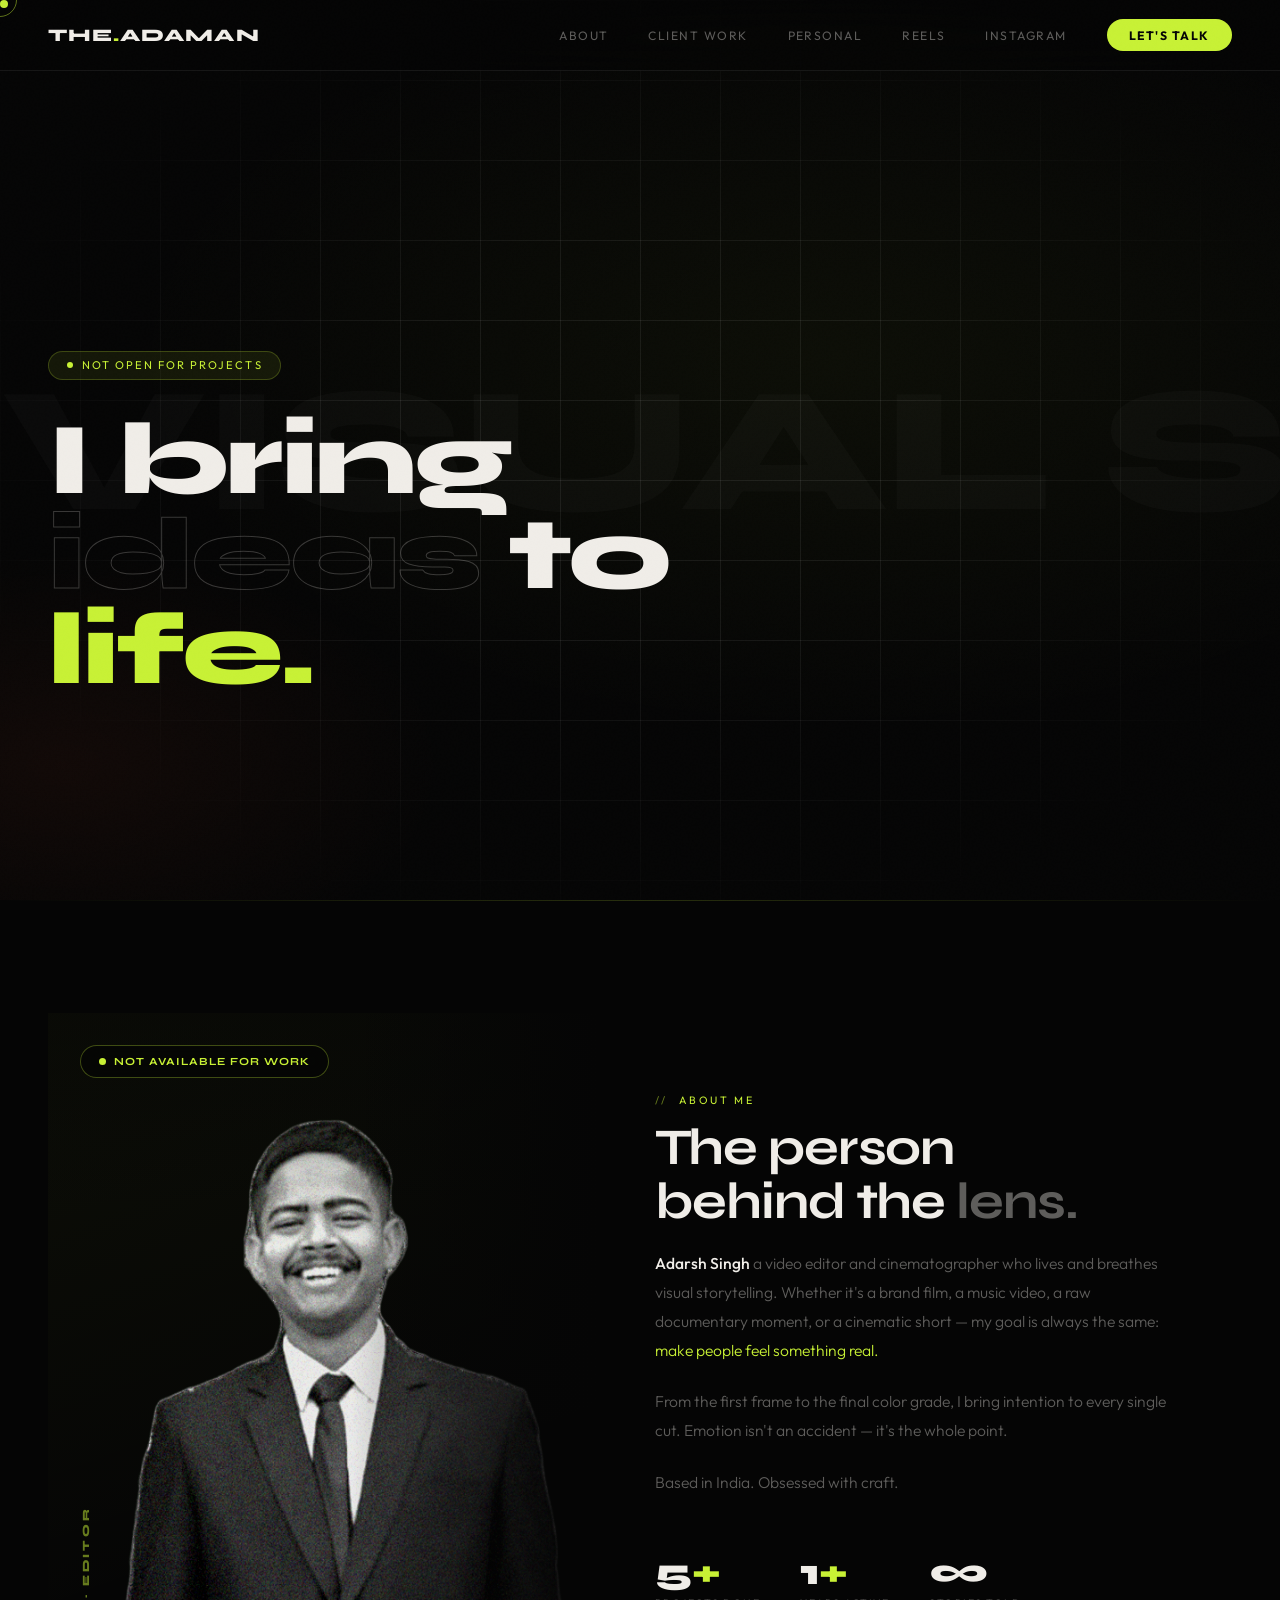
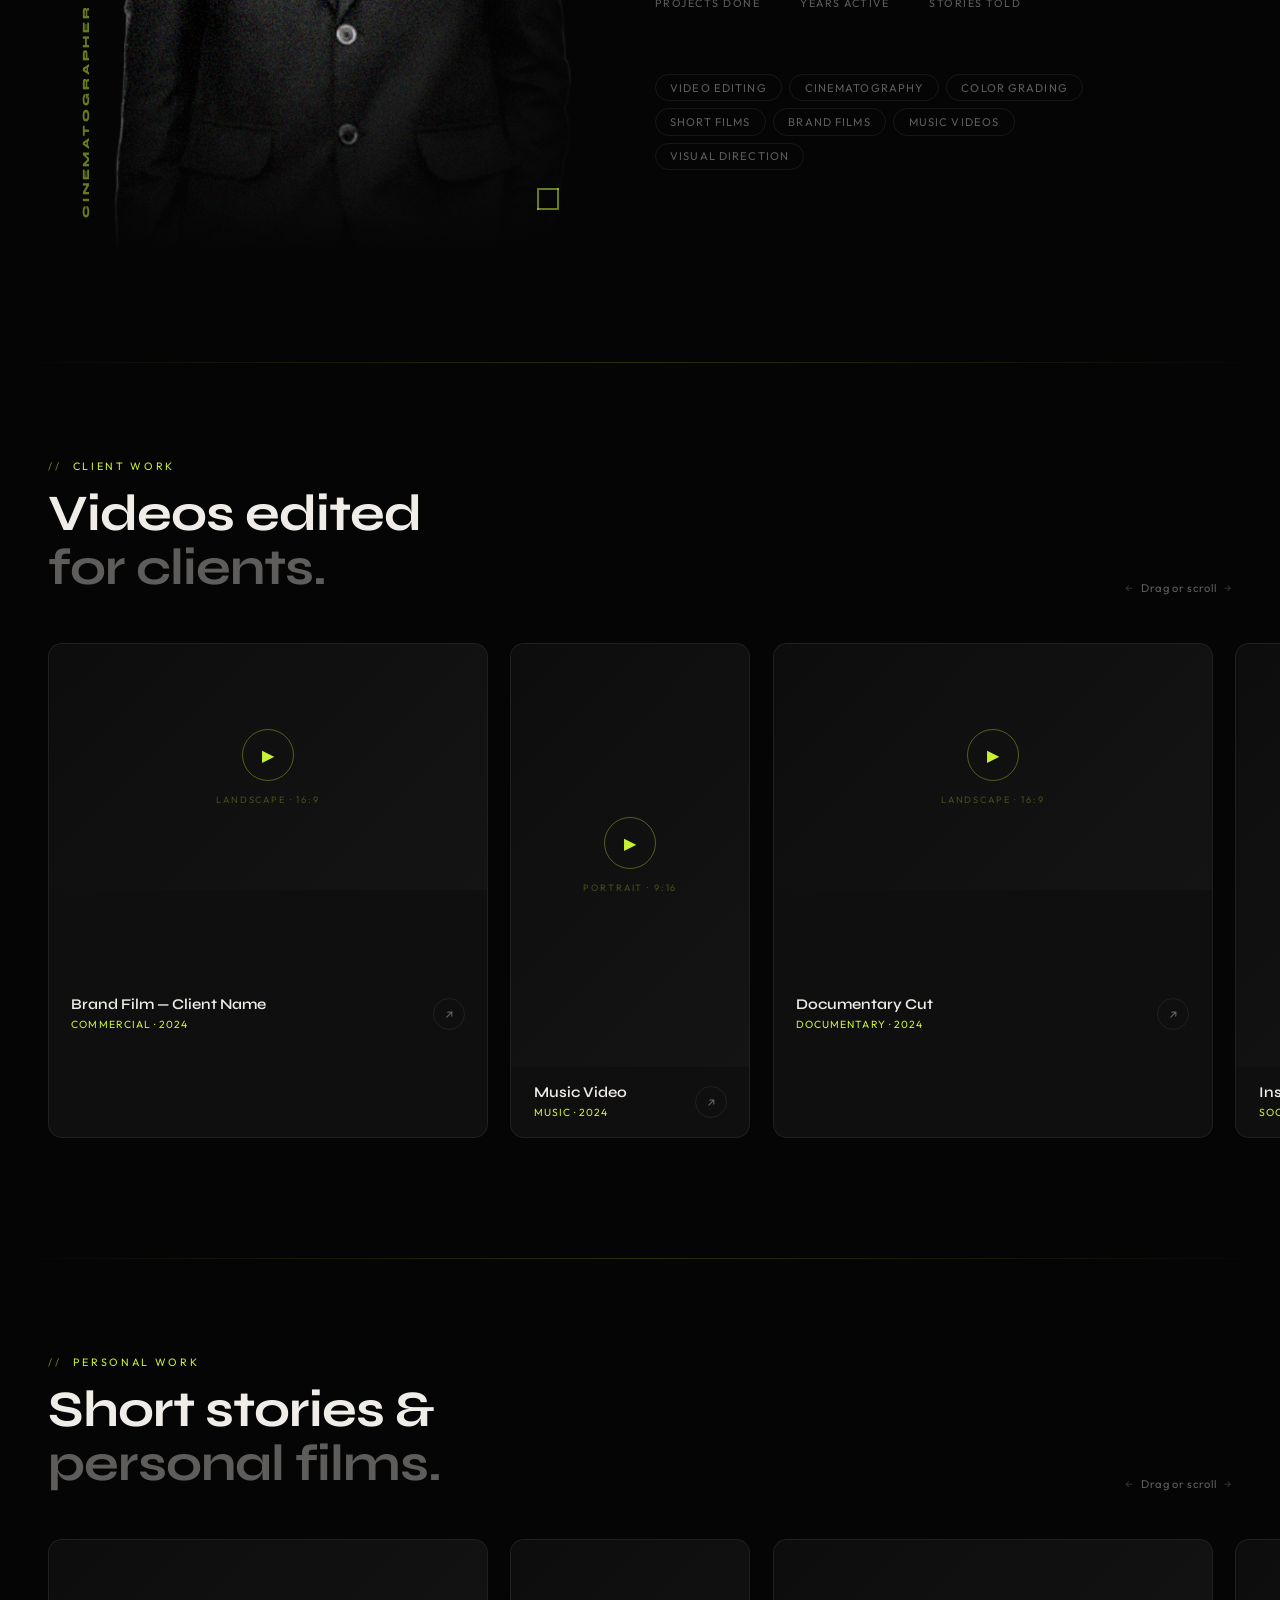
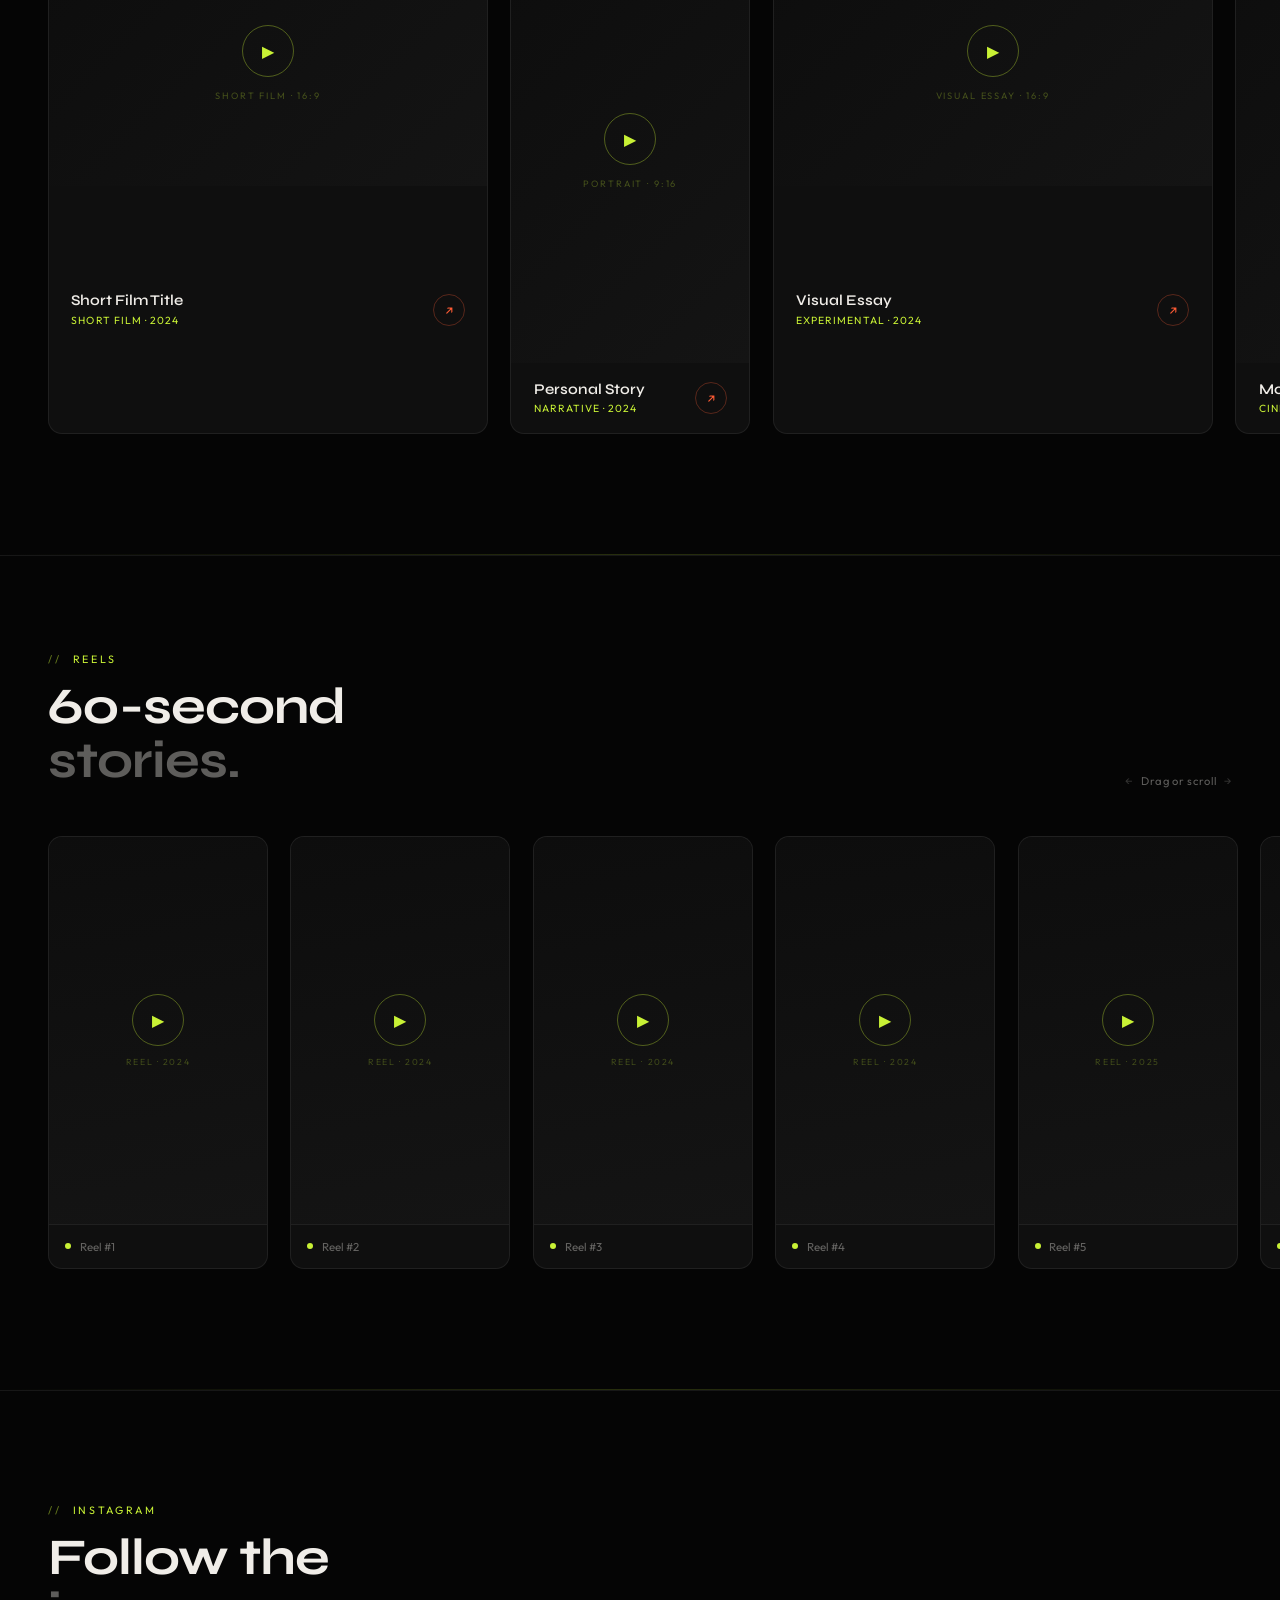
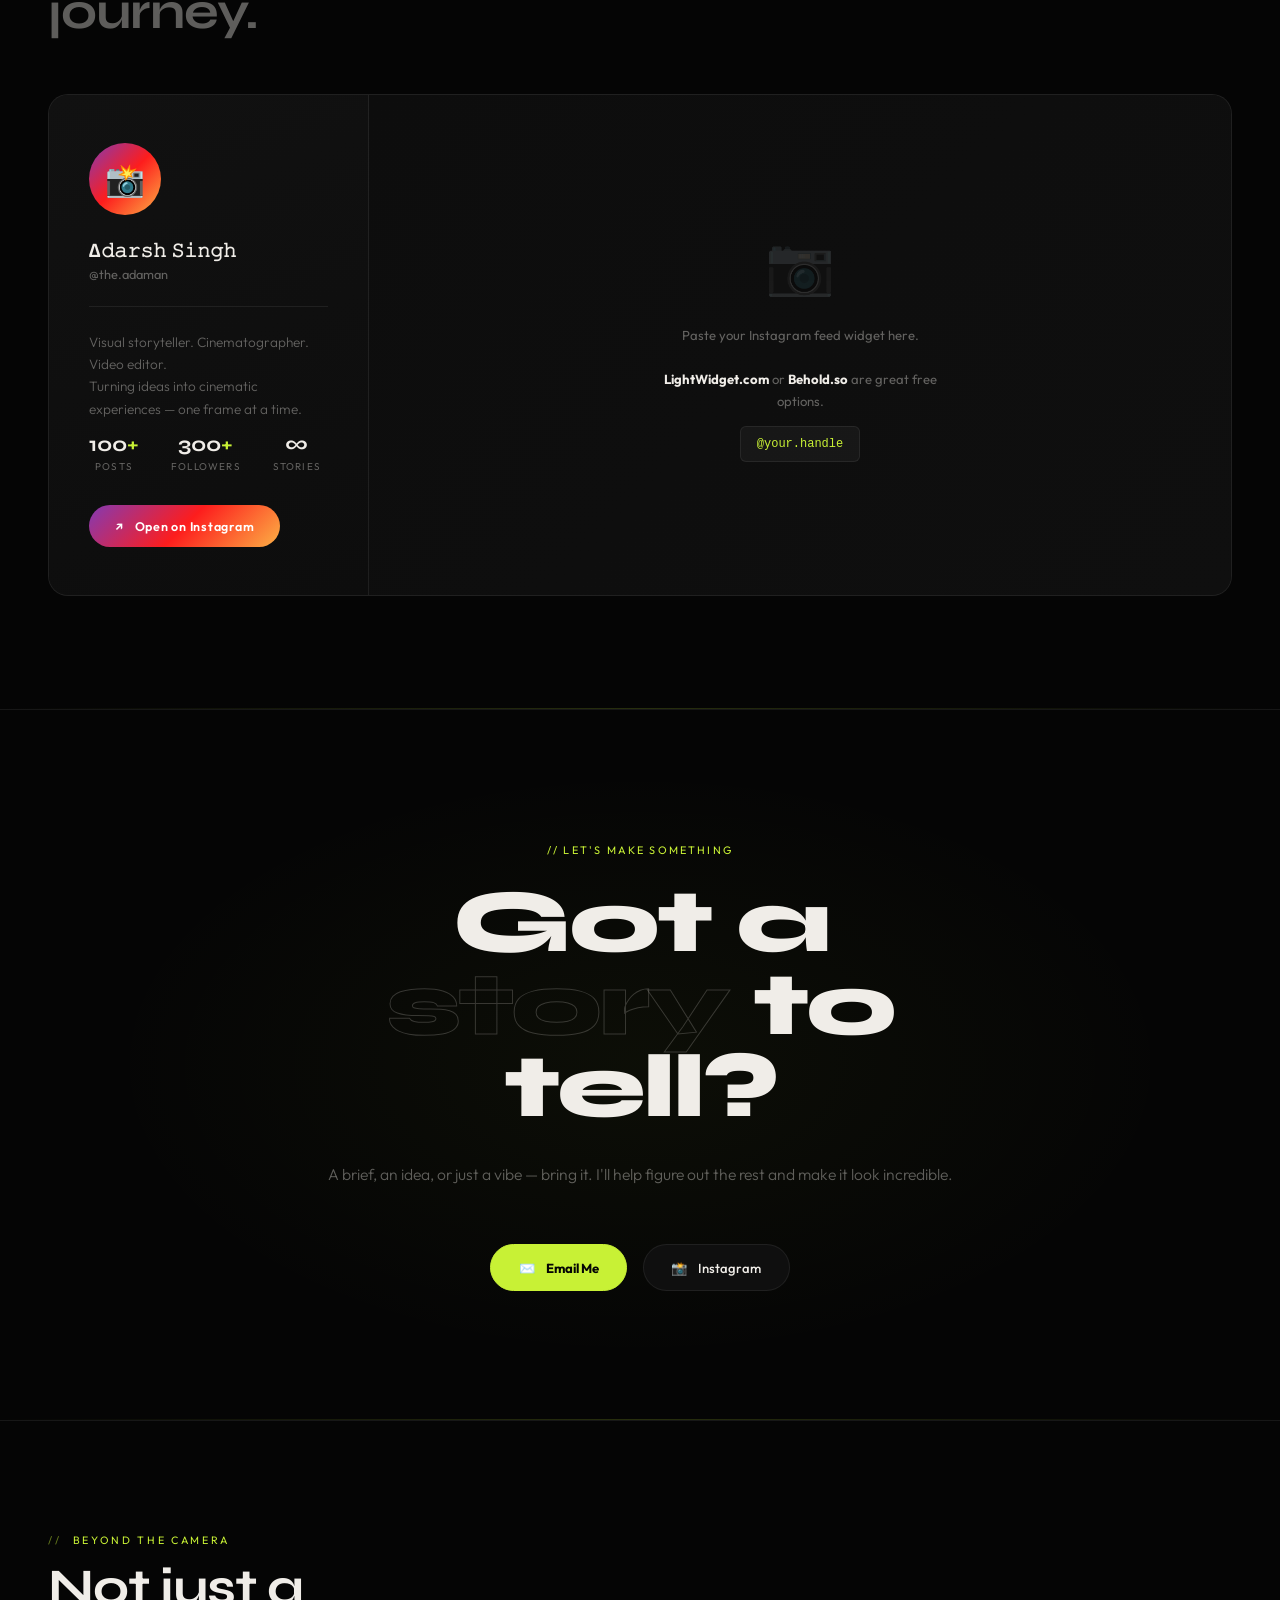
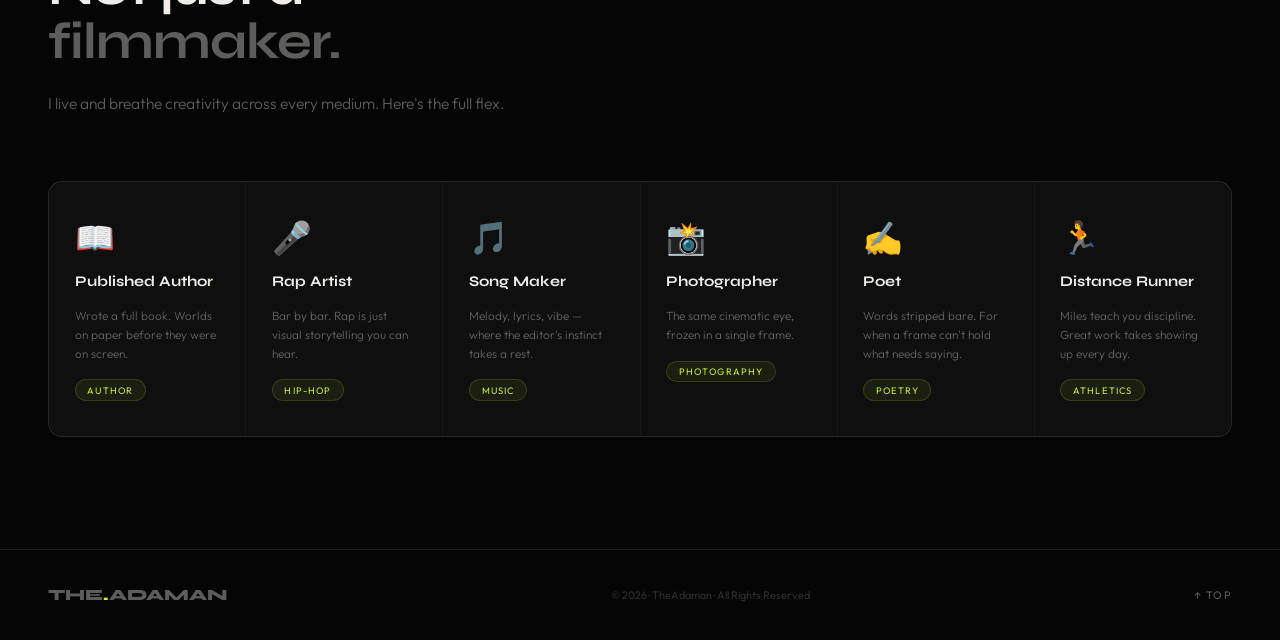
<file: v2.html>
<!DOCTYPE html>
<html lang="en">
<head>
<meta charset="UTF-8">
<meta name="viewport" content="width=device-width, initial-scale=1.0">
<title>VS.FILMS — Visual Storyteller</title>
<link href="https://fonts.googleapis.com/css2?family=Syne:wght@400;600;700;800&family=Outfit:wght@200;300;400;500&display=swap" rel="stylesheet">
<style>
*{margin:0;padding:0;box-sizing:border-box;}
html{scroll-behavior:smooth;}
:root{
  --bg:#050505; --surface:#0f0f0f; --s2:#111;
  --border:rgba(255,255,255,.07); --bhi:rgba(255,255,255,.15);
  --text:#f0ede8; --muted:rgba(240,237,232,.38);
  --accent:#c8f135; --a2:#ff5c35; --a3:#35c8ff;
}
body{font-family:'Outfit',sans-serif;background:var(--bg);color:var(--text);overflow-x:hidden;cursor:none;}

/* ─── CURSOR ─── */
.cur{width:8px;height:8px;background:var(--accent);border-radius:50%;position:fixed;pointer-events:none;z-index:9999;top:0;left:0;mix-blend-mode:exclusion;transition:transform .18s;}
.cur-ring{width:34px;height:34px;border:1px solid rgba(200,241,53,.45);border-radius:50%;position:fixed;pointer-events:none;z-index:9998;top:0;left:0;transition:transform .5s cubic-bezier(.25,.46,.45,.94),opacity .3s;}
.cur.big{transform:scale(4);}
.cur-ring.big{transform:scale(.4);opacity:0;}

/* ─── NAV ─── */
nav{position:fixed;top:0;left:0;right:0;z-index:500;display:flex;align-items:center;justify-content:space-between;padding:1.2rem 3rem;background:rgba(5,5,5,.82);backdrop-filter:blur(20px) saturate(1.5);border-bottom:1px solid var(--border);}
.nav-logo{font-family:'Syne',sans-serif;font-weight:800;font-size:1.1rem;letter-spacing:.06em;color:var(--text);text-decoration:none;}
.nav-logo .d{color:var(--accent);}
.nav-links{display:flex;gap:2.5rem;align-items:center;}
.nav-links a{font-size:.76rem;letter-spacing:.12em;text-transform:uppercase;color:var(--muted);text-decoration:none;transition:color .25s;}
.nav-links a:hover{color:var(--text);}
.nav-cta{background:var(--accent)!important;color:#050505!important;padding:.52rem 1.4rem;font-weight:700!important;border-radius:100px;}
.nav-cta:hover{opacity:.85!important;}

/* Hamburger */
.hamburger{display:none;flex-direction:column;gap:5px;background:none;border:none;cursor:none;padding:4px;z-index:600;}
.hamburger span{display:block;width:24px;height:2px;background:var(--text);border-radius:2px;transition:all .35s cubic-bezier(.16,1,.3,1);}
.hamburger.open span:nth-child(1){transform:translateY(7px) rotate(45deg);}
.hamburger.open span:nth-child(2){opacity:0;transform:scaleX(0);}
.hamburger.open span:nth-child(3){transform:translateY(-7px) rotate(-45deg);}

/* Mobile drawer */
.mobile-menu{display:none;position:fixed;inset:0;z-index:490;background:rgba(5,5,5,.97);backdrop-filter:blur(30px);flex-direction:column;align-items:center;justify-content:center;gap:2.5rem;opacity:0;pointer-events:none;transition:opacity .4s cubic-bezier(.16,1,.3,1);}
.mobile-menu.open{opacity:1;pointer-events:all;}
.mobile-menu a{font-family:'Syne',sans-serif;font-size:clamp(1.8rem,6vw,2.5rem);font-weight:700;letter-spacing:.04em;color:var(--muted);text-decoration:none;transition:color .3s,transform .3s;transform:translateY(20px);opacity:0;}
.mobile-menu.open a{transform:none;opacity:1;}
.mobile-menu.open a:nth-child(1){transition-delay:.05s;}
.mobile-menu.open a:nth-child(2){transition-delay:.1s;}
.mobile-menu.open a:nth-child(3){transition-delay:.15s;}
.mobile-menu.open a:nth-child(4){transition-delay:.2s;}
.mobile-menu.open a:nth-child(5){transition-delay:.25s;color:var(--accent)!important;}
.mobile-menu a:hover{color:var(--accent);}

/* ─── HERO ─── */
.hero{min-height:100vh;display:flex;flex-direction:column;justify-content:flex-end;padding:80px 3rem 5rem;position:relative;overflow:hidden;}
.hero-bg{position:absolute;inset:0;z-index:0;background:radial-gradient(ellipse 80% 60% at 65% 40%,rgba(200,241,53,.04) 0%,transparent 70%),radial-gradient(ellipse 50% 40% at 5% 85%,rgba(255,92,53,.05) 0%,transparent 60%),#050505;}
.hero-grid{position:absolute;inset:0;z-index:0;background-image:linear-gradient(var(--border) 1px,transparent 1px),linear-gradient(90deg,var(--border) 1px,transparent 1px);background-size:80px 80px;mask-image:radial-gradient(ellipse at center,black 30%,transparent 80%);}
.hero-marquee{position:absolute;top:50%;left:0;transform:translateY(-50%);font-family:'Syne',sans-serif;font-size:clamp(5rem,14vw,14rem);font-weight:800;color:rgba(255,255,255,.022);white-space:nowrap;letter-spacing:-.02em;z-index:0;user-select:none;animation:mq 22s linear infinite;}
@keyframes mq{0%{transform:translateY(-50%) translateX(0)}100%{transform:translateY(-50%) translateX(-50%)}}
.hero-content{position:relative;z-index:2;max-width:1000px;}
.hero-tag{display:inline-flex;align-items:center;gap:.6rem;background:rgba(200,241,53,.08);border:1px solid rgba(200,241,53,.22);border-radius:100px;padding:.42rem 1.1rem;font-size:.7rem;letter-spacing:.18em;text-transform:uppercase;color:var(--accent);margin-bottom:2rem;}
.hero-dot{width:6px;height:6px;background:var(--accent);border-radius:50%;animation:blink 1.6s ease-in-out infinite;}
@keyframes blink{0%,100%{opacity:1}50%{opacity:0}}
.hero-h1{font-family:'Syne',sans-serif;font-size:clamp(3.5rem,8vw,9rem);font-weight:800;line-height:.93;letter-spacing:-.03em;margin-bottom:2.5rem;}
.hero-h1 .outline{-webkit-text-stroke:1px rgba(240,237,232,.22);color:transparent;}
.hero-h1 .acc{color:var(--accent);}
.hero-bottom{display:flex;align-items:flex-end;justify-content:space-between;gap:3rem;flex-wrap:wrap;}
.hero-desc{font-size:.98rem;color:var(--muted);line-height:1.75;font-weight:300;max-width:380px;}
.hero-desc em{color:var(--text);font-style:normal;}
.hero-scroll{display:flex;flex-direction:column;align-items:center;gap:.7rem;font-size:.65rem;letter-spacing:.2em;text-transform:uppercase;color:var(--muted);}
.scroll-line{width:1px;height:55px;background:linear-gradient(to bottom,var(--accent),transparent);animation:sp 2s ease-in-out infinite;}
@keyframes sp{0%,100%{opacity:1;transform:scaleY(1)}50%{opacity:.4;transform:scaleY(.5)}}

/* ─── SHARED ─── */
.gdiv{width:100%;height:1px;background:linear-gradient(90deg,transparent,var(--accent),transparent);opacity:.18;}
.sec-label{font-size:.67rem;letter-spacing:.25em;text-transform:uppercase;color:var(--accent);margin-bottom:.9rem;display:flex;align-items:center;gap:.7rem;}
.sec-label::before{content:'//';opacity:.5;}
.sec-h2{font-family:'Syne',sans-serif;font-size:clamp(2rem,4vw,3.6rem);font-weight:700;line-height:1.05;letter-spacing:-.02em;}
.sec-h2 .dim{color:var(--muted);}
.rv{opacity:0;transform:translateY(38px);transition:opacity .9s cubic-bezier(.16,1,.3,1),transform .9s cubic-bezier(.16,1,.3,1);}
.rv.in{opacity:1;transform:none;}
.d1{transition-delay:.08s}.d2{transition-delay:.18s}.d3{transition-delay:.28s}
.d4{transition-delay:.38s}.d5{transition-delay:.48s}.d6{transition-delay:.58s}

.pcircle{width:52px;height:52px;border:1.5px solid rgba(200,241,53,.35);border-radius:50%;display:flex;align-items:center;justify-content:center;color:var(--accent);font-size:1rem;transition:all .3s;flex-shrink:0;}

/* ─── ABOUT ─── */
.about-sec{
  padding:7rem 3rem;
  display:grid;
  grid-template-columns:1fr 1.15fr;
  gap:0;
  align-items:stretch;
  min-height:85vh;
  position:relative;
}

/* Left — full bleed photo panel */
.about-left{
  position:relative;
  overflow:hidden;
  min-height:600px;
}
.portrait-wrap{
  width:100%;height:100%;
  position:absolute;inset:0;
  overflow:hidden;
}

/* The actual photo */
.portrait-wrap img{
  width:100%;height:100%;
  object-fit:cover;
  object-position:center top;
  display:block;
  /* Desaturate slightly so it blends with dark bg */
  filter:grayscale(18%) contrast(1.05) brightness(0.92);
  transition:filter .6s ease,transform .8s cubic-bezier(.16,1,.3,1);
}
.about-sec:hover .portrait-wrap img{
  filter:grayscale(0%) contrast(1.08) brightness(0.95);
  transform:scale(1.03);
}

/* Multi-layer cinematic overlay so photo bleeds into the dark bg */
.portrait-wrap::after{
  content:'';
  position:absolute;inset:0;z-index:1;
  background:
    /* Right edge → bleed into text column */
    linear-gradient(to right, transparent 55%, var(--bg) 100%),
    /* Bottom fade */
    linear-gradient(to top, var(--bg) 0%, transparent 30%),
    /* Top vignette */
    linear-gradient(to bottom, rgba(5,5,5,.45) 0%, transparent 25%),
    /* Subtle accent tint */
    linear-gradient(160deg, rgba(200,241,53,.04) 0%, transparent 60%);
}

/* Floating name watermark behind photo */
.portrait-watermark{
  position:absolute;bottom:2rem;left:2rem;z-index:2;
  font-family:'Syne',sans-serif;font-weight:800;
  font-size:.6rem;letter-spacing:.3em;text-transform:uppercase;
  color:rgba(200,241,53,.5);
  writing-mode:vertical-rl;
  text-orientation:mixed;
  transform:rotate(180deg);
}

/* Available badge */
.about-badge{
  position:absolute;top:2rem;left:2rem;z-index:3;
  background:rgba(5,5,5,.7);
  border:1px solid rgba(200,241,53,.3);
  backdrop-filter:blur(12px);
  color:var(--accent);
  padding:.55rem 1.1rem;border-radius:100px;
  font-family:'Syne',sans-serif;font-size:.68rem;font-weight:700;
  letter-spacing:.1em;text-transform:uppercase;
  display:flex;align-items:center;gap:.5rem;
}
.badge-dot{width:7px;height:7px;background:var(--accent);border-radius:50%;animation:blink 1.8s ease-in-out infinite;}

/* Corner accent lines */
.p-corner{position:absolute;width:22px;height:22px;z-index:3;}
.p-corner.tl{bottom:2.5rem;right:2.5rem;border-top:2px solid rgba(200,241,53,.5);border-left:2px solid rgba(200,241,53,.5);}
.p-corner.tr{bottom:2.5rem;right:2.5rem;display:none;}
.p-corner.bl{bottom:2.5rem;right:2.5rem;display:none;}
.p-corner.br{bottom:2.5rem;right:2.5rem;border-bottom:2px solid rgba(200,241,53,.5);border-right:2px solid rgba(200,241,53,.5);top:auto;left:auto;}

/* Right — text panel, overlaps slightly over photo blend */
.about-right{
  padding:5rem 4rem 5rem 3.5rem;
  display:flex;flex-direction:column;justify-content:center;
  position:relative;z-index:2;
  /* Subtle left gradient so text col starts dark */
  background:linear-gradient(to right, rgba(5,5,5,.0) 0%, var(--bg) 18%);
}

.about-bio{color:var(--muted);font-size:.98rem;line-height:1.85;font-weight:300;margin-bottom:1.4rem;}
.about-bio strong{color:var(--text);font-weight:500;}
.about-bio em{color:var(--accent);font-style:normal;}
.about-stats{display:flex;gap:2.5rem;margin:2.2rem 0;flex-wrap:wrap;}
.ast-num{font-family:'Syne',sans-serif;font-size:2.3rem;font-weight:800;line-height:1;}
.ast-num span{color:var(--accent);}
.ast-lbl{font-size:.67rem;letter-spacing:.14em;text-transform:uppercase;color:var(--muted);margin-top:.3rem;}
.about-tags{display:flex;flex-wrap:wrap;gap:.45rem;margin-top:1.8rem;}
.atag{padding:.35rem .9rem;border:1px solid var(--border);border-radius:100px;font-size:.7rem;letter-spacing:.1em;text-transform:uppercase;color:var(--muted);transition:all .3s;}
.atag:hover{border-color:var(--accent);color:var(--accent);}

/* ─── HORIZONTAL SCROLL ENGINE ─── */
.hs-section{padding:6rem 0;}
.hs-head{padding:0 3rem;margin-bottom:2.5rem;display:flex;align-items:flex-end;justify-content:space-between;gap:1rem;flex-wrap:wrap;}
.drag-hint{font-size:.7rem;color:var(--muted);letter-spacing:.06em;display:flex;align-items:center;gap:.5rem;}
.drag-hint-arrow{opacity:.5;}
.hs-outer{overflow:hidden;padding:.5rem 0 1.5rem;position:relative;}
.hs-track{display:flex;gap:1.4rem;padding:0 3rem;width:max-content;user-select:none;}

/* ─── CLIENT CARDS — supports both 16:9 and 9:16 ─── */
/* Horizontal card */
.vc{flex-shrink:0;border-radius:14px;overflow:hidden;background:var(--surface);border:1px solid var(--border);transition:border-color .3s,transform .35s;display:flex;flex-direction:column;}
.vc:hover{border-color:var(--bhi);transform:translateY(-6px);}
.vc.wide{width:440px;}
.vc.tall{width:240px;}
.vc-media{position:relative;overflow:hidden;background:#0c0c0c;flex-shrink:0;}
.vc.wide .vc-media{aspect-ratio:16/9;}
.vc.tall .vc-media{aspect-ratio:9/16;}
.vc-media iframe{width:100%;height:100%;border:none;display:block;}
.vc-ph{width:100%;height:100%;display:flex;flex-direction:column;align-items:center;justify-content:center;gap:.8rem;background:linear-gradient(135deg,#0d0d0d,#141414);}
.vc:hover .pcircle{background:var(--accent);color:#050505;border-color:var(--accent);}
.vc-ph-lbl{font-size:.58rem;letter-spacing:.2em;text-transform:uppercase;color:rgba(200,241,53,.28);}
.vc-info{padding:1.1rem 1.4rem;display:flex;align-items:center;justify-content:space-between;flex:1;}
.vc-left{}
.vc-title{font-family:'Syne',sans-serif;font-size:.93rem;font-weight:600;line-height:1.2;}
.vc-type{font-size:.65rem;letter-spacing:.1em;text-transform:uppercase;color:var(--accent);margin-top:.25rem;}
.vc-arr{width:32px;height:32px;border:1px solid var(--border);border-radius:50%;display:flex;align-items:center;justify-content:center;font-size:.8rem;color:var(--muted);transition:all .3s;flex-shrink:0;}
.vc:hover .vc-arr{border-color:var(--accent);color:var(--accent);}

/* ─── PERSONAL — same mixed horizontal scroll ─── */
/* reuses .vc, .vc.wide, .vc.tall */

/* ─── REELS — vertical 9:16 horizontal scroll ─── */
.reel-card{flex-shrink:0;width:220px;border-radius:14px;overflow:hidden;background:var(--surface);border:1px solid var(--border);display:flex;flex-direction:column;transition:border-color .3s,transform .3s;}
.reel-card:hover{border-color:var(--accent);transform:scale(1.03);}
.reel-media{aspect-ratio:9/16;background:#0c0c0c;position:relative;overflow:hidden;}
.reel-media iframe{width:100%;height:100%;border:none;display:block;}
.reel-ph{width:100%;height:100%;display:flex;flex-direction:column;align-items:center;justify-content:center;gap:.6rem;background:linear-gradient(170deg,#0d0d0d,#141414);}
.reel-ph-lbl{font-size:.55rem;letter-spacing:.18em;text-transform:uppercase;color:rgba(200,241,53,.25);}
.reel-card:hover .pcircle{background:var(--accent);color:#050505;border-color:var(--accent);}
.reel-foot{padding:.85rem 1rem;display:flex;align-items:center;gap:.55rem;border-top:1px solid var(--border);}
.reel-dot{width:6px;height:6px;background:var(--accent);border-radius:50%;flex-shrink:0;}
.reel-lbl{font-size:.72rem;color:var(--muted);}

/* ─── INSTAGRAM ─── */
.insta-sec{padding:7rem 3rem;border-top:1px solid var(--border);}
.insta-single{
  display:flex;gap:0;margin-top:3.5rem;
  border:1px solid var(--border);border-radius:20px;overflow:hidden;
  background:var(--surface);min-height:500px;
}

/* Left info panel */
.insta-single-left{
  width:320px;flex-shrink:0;
  padding:3rem 2.5rem;
  display:flex;flex-direction:column;justify-content:space-between;
  border-right:1px solid var(--border);
  background:linear-gradient(160deg,#111 0%,#0d0d0d 100%);
}
.insta-profile{display:flex;flex-direction:column;gap:1.5rem;}
.insta-av{
  width:72px;height:72px;border-radius:50%;
  background:linear-gradient(135deg,#833ab4,#fd1d1d,#fcb045);
  display:flex;align-items:center;justify-content:center;
  font-size:2rem;position:relative;flex-shrink:0;
}
.insta-av::after{
  content:'';position:absolute;inset:-3px;border-radius:50%;
  background:linear-gradient(135deg,#833ab4,#fd1d1d,#fcb045);
  z-index:-1;padding:3px;
  -webkit-mask:linear-gradient(#fff 0 0) content-box,linear-gradient(#fff 0 0);
  -webkit-mask-composite:xor;mask-composite:exclude;
}
.insta-name{font-family:'Syne',sans-serif;font-size:1.2rem;font-weight:700;}
.insta-handle-txt{font-size:.8rem;color:var(--muted);margin-top:.2rem;}
.insta-bio-txt{font-size:.85rem;color:var(--muted);line-height:1.65;font-weight:300;border-top:1px solid var(--border);padding-top:1.5rem;}

.insta-stats-row{display:flex;gap:2rem;}
.ist{text-align:center;}
.ist-num{font-family:'Syne',sans-serif;font-size:1.3rem;font-weight:700;}
.ist-lbl{font-size:.62rem;letter-spacing:.12em;text-transform:uppercase;color:var(--muted);margin-top:.2rem;}

.insta-open-btn{
  display:inline-flex;align-items:center;gap:.7rem;
  background:linear-gradient(135deg,#833ab4,#fd1d1d,#fcb045);
  color:#fff;padding:.85rem 1.6rem;border-radius:100px;
  text-decoration:none;font-size:.78rem;font-weight:600;
  letter-spacing:.06em;transition:opacity .3s,transform .3s;
}
.insta-open-btn:hover{opacity:.88;transform:translateY(-2px);}

/* Right feed panel */
.insta-single-right{
  flex:1;display:flex;flex-direction:column;
  min-height:500px;
}
.insta-single-right iframe{width:100%;height:100%;min-height:500px;border:none;display:block;}
.insta-ph{
  flex:1;display:flex;flex-direction:column;
  align-items:center;justify-content:center;gap:1.5rem;
  padding:3rem;text-align:center;
  background:linear-gradient(135deg,#0d0d0d,#0f0f0f);
}
.insta-ph-icon{font-size:3.5rem;opacity:.15;}
.insta-ph-note{font-size:.82rem;color:var(--muted);line-height:1.7;max-width:320px;}
.insta-ph-note code{display:inline-block;margin-top:.8rem;padding:.45rem 1rem;background:rgba(255,255,255,.04);border:1px solid var(--border);border-radius:6px;font-size:.75rem;color:var(--accent);font-family:monospace;}

/* ─── CONTACT ─── */
.contact-sec{padding:8rem 3rem;border-top:1px solid var(--border);position:relative;overflow:hidden;}
.contact-glow{position:absolute;inset:0;background:radial-gradient(ellipse 60% 60% at 50% 50%,rgba(200,241,53,.04),transparent 70%);z-index:0;}
.contact-inner{position:relative;z-index:2;text-align:center;max-width:760px;margin:0 auto;}
.contact-tag{display:inline-flex;gap:.5rem;align-items:center;font-size:.68rem;letter-spacing:.2em;text-transform:uppercase;color:var(--accent);margin-bottom:1.5rem;}
.contact-h{font-family:'Syne',sans-serif;font-size:clamp(3rem,7vw,7rem);font-weight:800;line-height:.92;letter-spacing:-.03em;margin-bottom:2rem;}
.contact-h .outline{-webkit-text-stroke:1px rgba(240,237,232,.2);color:transparent;}
.contact-sub{color:var(--muted);font-size:.98rem;line-height:1.75;margin-bottom:3.5rem;font-weight:300;}
.ch-btns{display:flex;gap:1rem;justify-content:center;flex-wrap:wrap;}
.chb{display:flex;align-items:center;gap:.7rem;padding:.9rem 1.7rem;border-radius:100px;text-decoration:none;font-size:.82rem;font-weight:500;transition:all .3s;border:1px solid var(--border);color:var(--text);background:var(--surface);}
.chb:hover{border-color:var(--bhi);transform:translateY(-3px);}
.chb.prim{background:var(--accent);color:#050505;border-color:var(--accent);font-weight:700;}
.chb.prim:hover{box-shadow:0 0 40px rgba(200,241,53,.25);transform:translateY(-3px);}

/* ─── SKILLS ─── */
.skills-sec{padding:7rem 3rem;border-top:1px solid var(--border);}
.skills-intro{color:var(--muted);font-size:.97rem;line-height:1.75;max-width:480px;margin-top:1.3rem;font-weight:300;}
.skills-grid{display:grid;grid-template-columns:repeat(6,1fr);gap:1px;background:var(--border);border:1px solid var(--border);border-radius:14px;overflow:hidden;margin-top:4rem;}
.sb{background:var(--surface);padding:2.2rem 1.6rem;display:flex;flex-direction:column;gap:1rem;position:relative;overflow:hidden;transition:background .3s;}
.sb:hover{background:#161616;}
.sb-glow{position:absolute;inset:0;background:radial-gradient(ellipse at top left,rgba(200,241,53,.05),transparent 55%);opacity:0;transition:opacity .4s;}
.sb:hover .sb-glow{opacity:1;}
.sb-emoji{font-size:2rem;}
.sb-name{font-family:'Syne',sans-serif;font-size:.92rem;font-weight:700;line-height:1.2;}
.sb-desc{font-size:.74rem;color:var(--muted);line-height:1.6;font-weight:300;}
.sb-badge{align-self:flex-start;padding:.27rem .73rem;background:rgba(200,241,53,.07);border:1px solid rgba(200,241,53,.15);border-radius:100px;font-size:.59rem;letter-spacing:.12em;text-transform:uppercase;color:var(--accent);}

/* ─── FOOTER ─── */
footer{border-top:1px solid var(--border);padding:2.2rem 3rem;display:flex;align-items:center;justify-content:space-between;flex-wrap:wrap;gap:1.5rem;}
.f-logo{font-family:'Syne',sans-serif;font-weight:800;font-size:.98rem;color:var(--muted);}
.f-logo span{color:var(--accent);}
.f-copy{font-size:.68rem;color:rgba(240,237,232,.18);}
.f-top{font-size:.68rem;letter-spacing:.12em;text-transform:uppercase;color:var(--muted);text-decoration:none;transition:color .25s;}
.f-top:hover{color:var(--accent);}

/* Noise */
body::after{content:'';position:fixed;inset:0;background-image:url("data:image/svg+xml,%3Csvg viewBox='0 0 512 512' xmlns='http://www.w3.org/2000/svg'%3E%3Cfilter id='n'%3E%3CfeTurbulence type='fractalNoise' baseFrequency='0.85' numOctaves='4' stitchTiles='stitch'/%3E%3C/filter%3E%3Crect width='100%25' height='100%25' filter='url(%23n)' opacity='0.035'/%3E%3C/svg%3E");pointer-events:none;z-index:9997;opacity:.4;}
::-webkit-scrollbar{width:3px;}
::-webkit-scrollbar-track{background:var(--bg);}
::-webkit-scrollbar-thumb{background:var(--accent);}

/* ─── MOBILE ─── */
@media(max-width:860px){
  .hamburger{display:flex;}
  .mobile-menu{display:flex;}
  .nav-links{display:none;}
  nav{padding:1.1rem 1.5rem;}
  .hero{padding:80px 1.5rem 4rem;}

  /* About — stack vertically, photo on top as banner */
  .about-sec{grid-template-columns:1fr;gap:0;padding:0;min-height:auto;}
  .about-left{min-height:65vw;max-height:420px;}
  .portrait-wrap::after{
    background:
      linear-gradient(to bottom, rgba(5,5,5,.3) 0%, var(--bg) 100%),
      linear-gradient(to right, transparent 0%, transparent 100%);
  }
  .about-right{padding:3rem 1.5rem;background:none;}
  .portrait-watermark{display:none;}

  .hs-head{padding:0 1.5rem;}
  .hs-track{padding:0 1.5rem;}
  .vc.wide{width:300px;}
  .vc.tall{width:170px;}
  .reel-card{width:170px;}
  .insta-sec{padding:5rem 1.5rem;}
  .insta-single{flex-direction:column;}
  .insta-single-left,.insta-single-right{width:100%;}
  .contact-sec{padding:6rem 1.5rem;}
  .skills-sec{padding:5rem 1.5rem;}
  .skills-grid{grid-template-columns:repeat(2,1fr);}
  footer{padding:2rem 1.5rem;}
}
</style>
</head>
<body>

<div class="cur" id="cur"></div>
<div class="cur-ring" id="curRing"></div>

<!-- ═══ NAV ═══ -->
<nav>
  <a href="#" class="nav-logo">THE<span class="d">.</span>ADAMAN</a>
  <div class="nav-links">
    <a href="#about">About</a>
    <a href="#client-works">Client Work</a>
    <a href="#personal">Personal</a>
    <a href="#reels">Reels</a>
    <a href="#instagram">Instagram</a>
    <a href="#contact" class="nav-cta">Let's Talk</a>
  </div>
  <button class="hamburger" id="ham" aria-label="Menu">
    <span></span><span></span><span></span>
  </button>
</nav>

<!-- Mobile drawer -->
<div class="mobile-menu" id="mobileMenu">
  <a href="#about" class="mob-link">About</a>
  <a href="#client-works" class="mob-link">Client Work</a>
  <a href="#personal" class="mob-link">Personal</a>
  <a href="#reels" class="mob-link">Reels</a>
  <a href="#instagram" class="mob-link">Instagram</a>
  <a href="#contact" class="mob-link">Let's Talk ↗</a>
</div>

<!-- ═══ HERO ═══ -->
<section class="hero">
  <div class="hero-bg"></div>
  <div class="hero-grid"></div>
  <div class="hero-marquee">VISUAL STORYTELLER · CINEMATOGRAPHER · VIDEO EDITOR · VISUAL STORYTELLER · CINEMATOGRAPHER · VIDEO EDITOR ·&nbsp;</div>
  <div class="hero-content">
    <div class="hero-tag rv"><div class="hero-dot"></div>NOT Open for Projects</div>
    <h1 class="hero-h1 rv d1">I bring<br><span class="outline">ideas</span> to<br><span class="acc">life.</span></h1>
  </div>
  <div class="hero-bottom rv d2">
    <p class="hero-desc">Video editor. Cinematographer. <em>Visual storyteller.</em><br>I don't just cut footage — I build worlds, frame by frame, emotion by emotion.</p>
    <div class="hero-scroll"><div class="scroll-line"></div>Scroll</div>
  </div>
</section>

<div class="gdiv"></div>

<!-- ═══ ABOUT ═══ -->
<section class="about-sec" id="about">

  <div class="about-left rv">
    <div class="portrait-wrap">
      
        <img src="image (1).png" alt="Your Name">
        
      <!-- Placeholder shown until photo is added -->
      <div style="width:100%;height:100%;display:flex;flex-direction:column;align-items:center;justify-content:center;gap:1rem;background:linear-gradient(160deg,#0d0d0d,#111);">
        <div style="font-size:5rem;opacity:.1;">👤</div>
        <div style="font-size:.58rem;letter-spacing:.22em;text-transform:uppercase;color:rgba(200,241,53,.2);">Add your photo here</div>
      </div>
    </div>
    <!-- Floating available badge -->
    <div class="about-badge"><div class="badge-dot"></div>NOT Available for Work</div>
    <!-- Vertical name watermark -->
    <div class="portrait-watermark">Cinematographer · Editor</div>
    <!-- Corner frame accents -->
    <div class="p-corner tl"></div>
    <div class="p-corner br"></div>
  </div>

  <div class="about-right rv d1">
    <div class="sec-label">About Me</div>
    <h2 class="sec-h2">The person<br>behind the <span class="dim">lens.</span></h2>
    <br>
    <p class="about-bio"><strong>Adarsh Singh</strong> a video editor and cinematographer who lives and breathes visual storytelling. Whether it's a brand film, a music video, a raw documentary moment, or a cinematic short — my goal is always the same: <em>make people feel something real.</em></p>
    <p class="about-bio">From the first frame to the final color grade, I bring intention to every single cut. Emotion isn't an accident — it's the whole point.</p>
    <p class="about-bio">Based in India. Obsessed with craft.</p>

    <div class="about-stats">
      <div><div class="ast-num">5<span>+</span></div><div class="ast-lbl">Projects Done</div></div>
      <div><div class="ast-num">1<span>+</span></div><div class="ast-lbl">Years Active</div></div>
      <div><div class="ast-num">∞</div><div class="ast-lbl">Stories Told</div></div>
    </div>

    <div class="about-tags">
      <div class="atag">Video Editing</div>
      <div class="atag">Cinematography</div>
      <div class="atag">Color Grading</div>
      <div class="atag">Short Films</div>
      <div class="atag">Brand Films</div>
      <div class="atag">Music Videos</div>
      <div class="atag">Visual Direction</div>
    </div>
  </div>

</section>

<div class="gdiv"></div>

<!-- ═══ CLIENT WORKS — HORIZONTAL MIXED ASPECT SCROLL ═══ -->
<section class="hs-section" id="client-works">
  <div class="hs-head rv">
    <div>
      <div class="sec-label">Client Work</div>
      <h2 class="sec-h2">Videos edited<br><span class="dim">for clients.</span></h2>
    </div>
    <div class="drag-hint"><span class="drag-hint-arrow">←</span> Drag or scroll <span class="drag-hint-arrow">→</span></div>
  </div>

  <div class="hs-outer" id="clientOuter">
    <div class="hs-track" id="clientTrack">

      <!--
        HOW TO USE:
        • For landscape/horizontal videos → use class "vc wide"
        • For portrait/vertical videos  → use class "vc tall"
        Replace each <div class="vc-ph"> with:
        <iframe src="https://www.youtube.com/embed/VIDEO_ID" allowfullscreen></iframe>
        or Vimeo: <iframe src="https://player.vimeo.com/video/VIDEO_ID" allowfullscreen></iframe>
      -->

      <!-- CARD 1 — landscape -->
      <div class="vc wide">
        <div class="vc-media">
          <!-- <iframe src="https://www.youtube.com/embed/VIDEO_ID" allowfullscreen></iframe> -->
          <div class="vc-ph"><div class="pcircle">▶</div><div class="vc-ph-lbl">Landscape · 16:9</div></div>
        </div>
        <div class="vc-info">
          <div class="vc-left"><div class="vc-title">Brand Film — Client Name</div><div class="vc-type">Commercial · 2024</div></div>
          <div class="vc-arr">↗</div>
        </div>
      </div>

      <!-- CARD 2 — portrait -->
      <div class="vc tall">
        <div class="vc-media">
          <!-- <iframe src="https://www.youtube.com/embed/VIDEO_ID" allowfullscreen></iframe> -->
          <div class="vc-ph"><div class="pcircle">▶</div><div class="vc-ph-lbl">Portrait · 9:16</div></div>
        </div>
        <div class="vc-info">
          <div class="vc-left"><div class="vc-title">Music Video</div><div class="vc-type">Music · 2024</div></div>
          <div class="vc-arr">↗</div>
        </div>
      </div>

      <!-- CARD 3 — landscape -->
      <div class="vc wide">
        <div class="vc-media">
          <!-- <iframe src="https://www.youtube.com/embed/VIDEO_ID" allowfullscreen></iframe> -->
          <div class="vc-ph"><div class="pcircle">▶</div><div class="vc-ph-lbl">Landscape · 16:9</div></div>
        </div>
        <div class="vc-info">
          <div class="vc-left"><div class="vc-title">Documentary Cut</div><div class="vc-type">Documentary · 2024</div></div>
          <div class="vc-arr">↗</div>
        </div>
      </div>

      <!-- CARD 4 — portrait -->
      <div class="vc tall">
        <div class="vc-media">
          <!-- <iframe src="https://www.youtube.com/embed/VIDEO_ID" allowfullscreen></iframe> -->
          <div class="vc-ph"><div class="pcircle">▶</div><div class="vc-ph-lbl">Portrait · 9:16</div></div>
        </div>
        <div class="vc-info">
          <div class="vc-left"><div class="vc-title">Instagram Reel</div><div class="vc-type">Social · 2023</div></div>
          <div class="vc-arr">↗</div>
        </div>
      </div>

      <!-- CARD 5 — landscape -->
      <div class="vc wide">
        <div class="vc-media">
          <!-- <iframe src="https://www.youtube.com/embed/VIDEO_ID" allowfullscreen></iframe> -->
          <div class="vc-ph"><div class="pcircle">▶</div><div class="vc-ph-lbl">Landscape · 16:9</div></div>
        </div>
        <div class="vc-info">
          <div class="vc-left"><div class="vc-title">Event Highlights</div><div class="vc-type">Event Film · 2023</div></div>
          <div class="vc-arr">↗</div>
        </div>
      </div>

      <!-- CARD 6 — portrait -->
      <div class="vc tall">
        <div class="vc-media">
          <!-- <iframe src="https://www.youtube.com/embed/VIDEO_ID" allowfullscreen></iframe> -->
          <div class="vc-ph"><div class="pcircle">▶</div><div class="vc-ph-lbl">Portrait · 9:16</div></div>
        </div>
        <div class="vc-info">
          <div class="vc-left"><div class="vc-title">Short Ad</div><div class="vc-type">Ad Film · 2023</div></div>
          <div class="vc-arr">↗</div>
        </div>
      </div>

      <!-- CARD 7 — landscape -->
      <div class="vc wide">
        <div class="vc-media">
          <!-- <iframe src="https://www.youtube.com/embed/VIDEO_ID" allowfullscreen></iframe> -->
          <div class="vc-ph"><div class="pcircle">▶</div><div class="vc-ph-lbl">Landscape · 16:9</div></div>
        </div>
        <div class="vc-info">
          <div class="vc-left"><div class="vc-title">Corporate Video</div><div class="vc-type">Corporate · 2023</div></div>
          <div class="vc-arr">↗</div>
        </div>
      </div>

    </div>
  </div>
</section>

<div class="gdiv"></div>

<!-- ═══ PERSONAL WORKS — HORIZONTAL MIXED ASPECT SCROLL ═══ -->
<section class="hs-section" id="personal">
  <div class="hs-head rv">
    <div>
      <div class="sec-label">Personal Work</div>
      <h2 class="sec-h2">Short stories &amp;<br><span class="dim">personal films.</span></h2>
    </div>
    <div class="drag-hint"><span class="drag-hint-arrow">←</span> Drag or scroll <span class="drag-hint-arrow">→</span></div>
  </div>

  <div class="hs-outer" id="personalOuter">
    <div class="hs-track" id="personalTrack">

      <!-- PERSONAL 1 — landscape -->
      <div class="vc wide">
        <div class="vc-media">
          <!-- <iframe src="https://www.youtube.com/embed/VIDEO_ID" allowfullscreen></iframe> -->
          <div class="vc-ph"><div class="pcircle">▶</div><div class="vc-ph-lbl">Short Film · 16:9</div></div>
        </div>
        <div class="vc-info">
          <div class="vc-left"><div class="vc-title">Short Film Title</div><div class="vc-type">Short Film · 2024</div></div>
          <div class="vc-arr" style="border-color:rgba(255,92,53,.3);color:var(--a2);">↗</div>
        </div>
      </div>

      <!-- PERSONAL 2 — portrait -->
      <div class="vc tall">
        <div class="vc-media">
          <!-- <iframe src="https://www.youtube.com/embed/VIDEO_ID" allowfullscreen></iframe> -->
          <div class="vc-ph"><div class="pcircle">▶</div><div class="vc-ph-lbl">Portrait · 9:16</div></div>
        </div>
        <div class="vc-info">
          <div class="vc-left"><div class="vc-title">Personal Story</div><div class="vc-type">Narrative · 2024</div></div>
          <div class="vc-arr" style="border-color:rgba(255,92,53,.3);color:var(--a2);">↗</div>
        </div>
      </div>

      <!-- PERSONAL 3 — landscape -->
      <div class="vc wide">
        <div class="vc-media">
          <!-- <iframe src="https://www.youtube.com/embed/VIDEO_ID" allowfullscreen></iframe> -->
          <div class="vc-ph"><div class="pcircle">▶</div><div class="vc-ph-lbl">Visual Essay · 16:9</div></div>
        </div>
        <div class="vc-info">
          <div class="vc-left"><div class="vc-title">Visual Essay</div><div class="vc-type">Experimental · 2024</div></div>
          <div class="vc-arr" style="border-color:rgba(255,92,53,.3);color:var(--a2);">↗</div>
        </div>
      </div>

      <!-- PERSONAL 4 — portrait -->
      <div class="vc tall">
        <div class="vc-media">
          <!-- <iframe src="https://www.youtube.com/embed/VIDEO_ID" allowfullscreen></iframe> -->
          <div class="vc-ph"><div class="pcircle">▶</div><div class="vc-ph-lbl">Portrait · 9:16</div></div>
        </div>
        <div class="vc-info">
          <div class="vc-left"><div class="vc-title">Mood Film</div><div class="vc-type">Cinematic · 2023</div></div>
          <div class="vc-arr" style="border-color:rgba(255,92,53,.3);color:var(--a2);">↗</div>
        </div>
      </div>

      <!-- PERSONAL 5 — landscape -->
      <div class="vc wide">
        <div class="vc-media">
          <!-- <iframe src="https://www.youtube.com/embed/VIDEO_ID" allowfullscreen></iframe> -->
          <div class="vc-ph"><div class="pcircle">▶</div><div class="vc-ph-lbl">Mini Doc · 16:9</div></div>
        </div>
        <div class="vc-info">
          <div class="vc-left"><div class="vc-title">Mini Documentary</div><div class="vc-type">Documentary · 2023</div></div>
          <div class="vc-arr" style="border-color:rgba(255,92,53,.3);color:var(--a2);">↗</div>
        </div>
      </div>

    </div>
  </div>
</section>

<div class="gdiv"></div>

<!-- ═══ REELS — HORIZONTAL SCROLL, ALL 9:16 ═══ -->
<section class="hs-section" id="reels" style="border-top:1px solid var(--border);">
  <div class="hs-head rv">
    <div>
      <div class="sec-label">Reels</div>
      <h2 class="sec-h2">60-second<br><span class="dim">stories.</span></h2>
    </div>
    <div class="drag-hint"><span class="drag-hint-arrow">←</span> Drag or scroll <span class="drag-hint-arrow">→</span></div>
  </div>

  <div class="hs-outer" id="reelsOuter">
    <div class="hs-track" id="reelsTrack">

      <div class="reel-card rv d1">
        <div class="reel-media">
          <!-- <iframe src="https://www.youtube.com/embed/VIDEO_ID" allowfullscreen></iframe> -->
          <div class="reel-ph"><div class="pcircle">▶</div><div class="reel-ph-lbl">Reel · 2024</div></div>
        </div>
        <div class="reel-foot"><div class="reel-dot"></div><span class="reel-lbl">Reel #1</span></div>
      </div>

      <div class="reel-card rv d2">
        <div class="reel-media">
          <!-- <iframe src="https://www.youtube.com/embed/VIDEO_ID" allowfullscreen></iframe> -->
          <div class="reel-ph"><div class="pcircle">▶</div><div class="reel-ph-lbl">Reel · 2024</div></div>
        </div>
        <div class="reel-foot"><div class="reel-dot"></div><span class="reel-lbl">Reel #2</span></div>
      </div>

      <div class="reel-card rv d3">
        <div class="reel-media">
          <!-- <iframe src="https://www.youtube.com/embed/VIDEO_ID" allowfullscreen></iframe> -->
          <div class="reel-ph"><div class="pcircle">▶</div><div class="reel-ph-lbl">Reel · 2024</div></div>
        </div>
        <div class="reel-foot"><div class="reel-dot"></div><span class="reel-lbl">Reel #3</span></div>
      </div>

      <div class="reel-card rv d4">
        <div class="reel-media">
          <!-- <iframe src="https://www.youtube.com/embed/VIDEO_ID" allowfullscreen></iframe> -->
          <div class="reel-ph"><div class="pcircle">▶</div><div class="reel-ph-lbl">Reel · 2024</div></div>
        </div>
        <div class="reel-foot"><div class="reel-dot"></div><span class="reel-lbl">Reel #4</span></div>
      </div>

      <div class="reel-card rv d5">
        <div class="reel-media">
          <!-- <iframe src="https://www.youtube.com/embed/VIDEO_ID" allowfullscreen></iframe> -->
          <div class="reel-ph"><div class="pcircle">▶</div><div class="reel-ph-lbl">Reel · 2025</div></div>
        </div>
        <div class="reel-foot"><div class="reel-dot"></div><span class="reel-lbl">Reel #5</span></div>
      </div>

      <div class="reel-card rv d6">
        <div class="reel-media">
          <!-- <iframe src="https://www.youtube.com/embed/VIDEO_ID" allowfullscreen></iframe> -->
          <div class="reel-ph"><div class="pcircle">▶</div><div class="reel-ph-lbl">Reel · 2025</div></div>
        </div>
        <div class="reel-foot"><div class="reel-dot"></div><span class="reel-lbl">Reel #6</span></div>
      </div>

    </div>
  </div>
</section>

<div class="gdiv"></div>

<!-- ═══ INSTAGRAM ═══ -->
<section class="insta-sec" id="instagram">
  <div class="sec-label rv">Instagram</div>
  <h2 class="sec-h2 rv d1">Follow the<br><span class="dim">journey.</span></h2>

  <div class="insta-single rv d2">

    <!-- LEFT — profile info panel -->
    <div class="insta-single-left">
      <div class="insta-profile">
        <div class="insta-av">📸</div>
        <div>
          <div class="insta-name">∆𝚍𝚊𝚛𝚜𝚑 𝚂𝚒𝚗𝚐𝚑</div>
          <!-- UPDATE handle below -->
          <div class="insta-handle-txt">@the.adaman</div>
        </div>
        <div class="insta-bio-txt">
          Visual storyteller. Cinematographer. Video editor.<br>
          Turning ideas into cinematic experiences — one frame at a time.
        </div>
      </div>

      <div>
        <div class="insta-stats-row" style="margin-bottom:2rem;">
          <div class="ist"><div class="ist-num">100<span style="color:var(--accent)">+</span></div><div class="ist-lbl">Posts</div></div>
          <div class="ist"><div class="ist-num">300<span style="color:var(--accent)">+</span></div><div class="ist-lbl">Followers</div></div>
          <div class="ist"><div class="ist-num">∞</div><div class="ist-lbl">Stories</div></div>
        </div>
        <!-- UPDATE href to your Instagram URL -->
        <a href="https://instagram.com/the.adaman" target="_blank" class="insta-open-btn">
          <span>↗</span> Open on Instagram
        </a>
      </div>
    </div>

    <!-- RIGHT — embed your feed widget here -->
    <div class="insta-single-right">
      <!--
        ═══════════════════════════════════════════════════════
        PASTE YOUR INSTAGRAM WIDGET HERE.

        Best options:
        1. LightWidget (free) → https://lightwidget.com
           Create widget → copy the <script> + <a> code → paste here

        2. Behold (free) → https://behold.so
           Create widget → paste the embed code here

        3. Single post embed:
           Go to any Instagram post → ⋯ → Embed → copy iframe

        Replace this entire placeholder <div> with your embed code.
        ═══════════════════════════════════════════════════════
      -->
      <div class="insta-ph">
        <div class="insta-ph-icon">📷</div>
        <div class="insta-ph-note">
          Paste your Instagram feed widget here.<br><br>
          <strong style="color:var(--text);">LightWidget.com</strong> or <strong style="color:var(--text);">Behold.so</strong> are great free options.<br>
          <code>@your.handle</code>
        </div>
      </div>
    </div>

  </div>
</section>

<div class="gdiv"></div>

<!-- ═══ CONTACT ═══ -->
<section class="contact-sec" id="contact">
  <div class="contact-glow"></div>
  <div class="contact-inner">
    <div class="contact-tag rv">// Let's make something</div>
    <h2 class="contact-h rv d1">Got a<br><span class="outline">story</span> to<br>tell?</h2>
    <p class="contact-sub rv d2">A brief, an idea, or just a vibe — bring it. I'll help figure out the rest and make it look incredible.</p>
    <div class="ch-btns rv d3">
      <a href="mailto:adarshsingh01118@gmail.com" class="chb prim"><span>✉️</span> Email Me</a>
      <a href="https://instagram.com/the.adaman" target="_blank" class="chb"><span>📸</span> Instagram</a>
      <!--<a href="https://wa.me/918005097009" target="_blank" class="chb"><span>💬</span> WhatsApp</a>
      <a href="https://youtube.com/@yourchannel" target="_blank" class="chb"><span>▶</span> YouTube</a>-->
    </div>
  </div>
</section>

<div class="gdiv"></div>

<!-- ═══ SKILLS ═══ -->
<section class="skills-sec" id="beyond">
  <div class="sec-label rv">Beyond the Camera</div>
  <h2 class="sec-h2 rv d1">Not just a<br><span class="dim">filmmaker.</span></h2>
  <p class="skills-intro rv d2">I live and breathe creativity across every medium. Here's the full flex.</p>
  <div class="skills-grid">
    <div class="sb rv d1"><div class="sb-glow"></div><div class="sb-emoji">📖</div><div class="sb-name">Published Author</div><div class="sb-desc">Wrote a full book. Worlds on paper before they were on screen.</div><div class="sb-badge">Author</div></div>
    <div class="sb rv d2"><div class="sb-glow"></div><div class="sb-emoji">🎤</div><div class="sb-name">Rap Artist</div><div class="sb-desc">Bar by bar. Rap is just visual storytelling you can hear.</div><div class="sb-badge">Hip-Hop</div></div>
    <div class="sb rv d3"><div class="sb-glow"></div><div class="sb-emoji">🎵</div><div class="sb-name">Song Maker</div><div class="sb-desc">Melody, lyrics, vibe — where the editor's instinct takes a rest.</div><div class="sb-badge">Music</div></div>
    <div class="sb rv d4"><div class="sb-glow"></div><div class="sb-emoji">📸</div><div class="sb-name">Photographer</div><div class="sb-desc">The same cinematic eye, frozen in a single frame.</div><div class="sb-badge">Photography</div></div>
    <div class="sb rv d5"><div class="sb-glow"></div><div class="sb-emoji">✍️</div><div class="sb-name">Poet</div><div class="sb-desc">Words stripped bare. For when a frame can't hold what needs saying.</div><div class="sb-badge">Poetry</div></div>
    <div class="sb rv d6"><div class="sb-glow"></div><div class="sb-emoji">🏃</div><div class="sb-name">Distance Runner</div><div class="sb-desc">Miles teach you discipline. Great work takes showing up every day.</div><div class="sb-badge">Athletics</div></div>
  </div>
</section>

<!-- ═══ FOOTER ═══ -->
<footer>
  <div class="f-logo">THE<span>.</span>ADAMAN</div>
  <div class="f-copy">© 2026 · TheAdaman · All Rights Reserved</div>
  <a href="#" class="f-top">↑ Top</a>
</footer>

<script>
/* ── CURSOR ── */
const cur=document.getElementById('cur'),ring=document.getElementById('curRing');
let mx=0,my=0,rx=0,ry=0;
document.addEventListener('mousemove',e=>{mx=e.clientX;my=e.clientY;cur.style.left=(mx-4)+'px';cur.style.top=(my-4)+'px';});
(function L(){rx+=(mx-rx-17)*.13;ry+=(my-ry-17)*.13;ring.style.left=rx+'px';ring.style.top=ry+'px';requestAnimationFrame(L);})();
document.querySelectorAll('a,button,.vc,.reel-card,.sb,.ic').forEach(el=>{
  el.addEventListener('mouseenter',()=>{cur.classList.add('big');ring.classList.add('big');});
  el.addEventListener('mouseleave',()=>{cur.classList.remove('big');ring.classList.remove('big');});
});

/* ── HAMBURGER ── */
const ham=document.getElementById('ham'),menu=document.getElementById('mobileMenu');
ham.addEventListener('click',()=>{
  ham.classList.toggle('open');
  menu.classList.toggle('open');
  document.body.style.overflow=menu.classList.contains('open')?'hidden':'';
});
menu.querySelectorAll('a').forEach(a=>a.addEventListener('click',()=>{
  ham.classList.remove('open');menu.classList.remove('open');document.body.style.overflow='';
}));

/* ── GENERIC HORIZONTAL DRAG SCROLL ── */
function makeDraggable(outerEl,trackEl){
  let drag=false,sx=0,ox=0,cx=0,maxX=0;
  const calc=()=>{maxX=Math.max(0,trackEl.scrollWidth-outerEl.clientWidth);};
  calc();window.addEventListener('resize',calc);
  const clamp=(v,a,b)=>Math.max(a,Math.min(b,v));
  const move=(x,instant)=>{
    cx=clamp(x,0,maxX);
    trackEl.style.transform=`translateX(${-cx}px)`;
    trackEl.style.transition=instant?'none':'transform .45s cubic-bezier(.25,.46,.45,.94)';
  };
  outerEl.addEventListener('mousedown',e=>{drag=true;sx=e.clientX;ox=cx;outerEl.style.cursor='grabbing';e.preventDefault();});
  window.addEventListener('mousemove',e=>{if(drag)move(ox-(e.clientX-sx),true);});
  window.addEventListener('mouseup',()=>{drag=false;outerEl.style.cursor='';});
  outerEl.addEventListener('touchstart',e=>{sx=e.touches[0].clientX;ox=cx;},{passive:true});
  outerEl.addEventListener('touchmove',e=>{move(ox-(e.touches[0].clientX-sx),true);},{passive:true});
  outerEl.addEventListener('wheel',e=>{
    const isHoriz=Math.abs(e.deltaX)>Math.abs(e.deltaY);
    if(isHoriz){e.preventDefault();move(cx+e.deltaX,false);}
    else if(e.shiftKey){e.preventDefault();move(cx+e.deltaY*1.5,false);}
  },{passive:false});
}

makeDraggable(document.getElementById('clientOuter'),document.getElementById('clientTrack'));
makeDraggable(document.getElementById('personalOuter'),document.getElementById('personalTrack'));
makeDraggable(document.getElementById('reelsOuter'),document.getElementById('reelsTrack'));

/* ── SCROLL REVEAL ── */
const obs=new IntersectionObserver(entries=>{entries.forEach(e=>{if(e.isIntersecting)e.target.classList.add('in');});},{threshold:.08});
document.querySelectorAll('.rv').forEach(el=>obs.observe(el));
</script>
</body>
</html>
</file>
